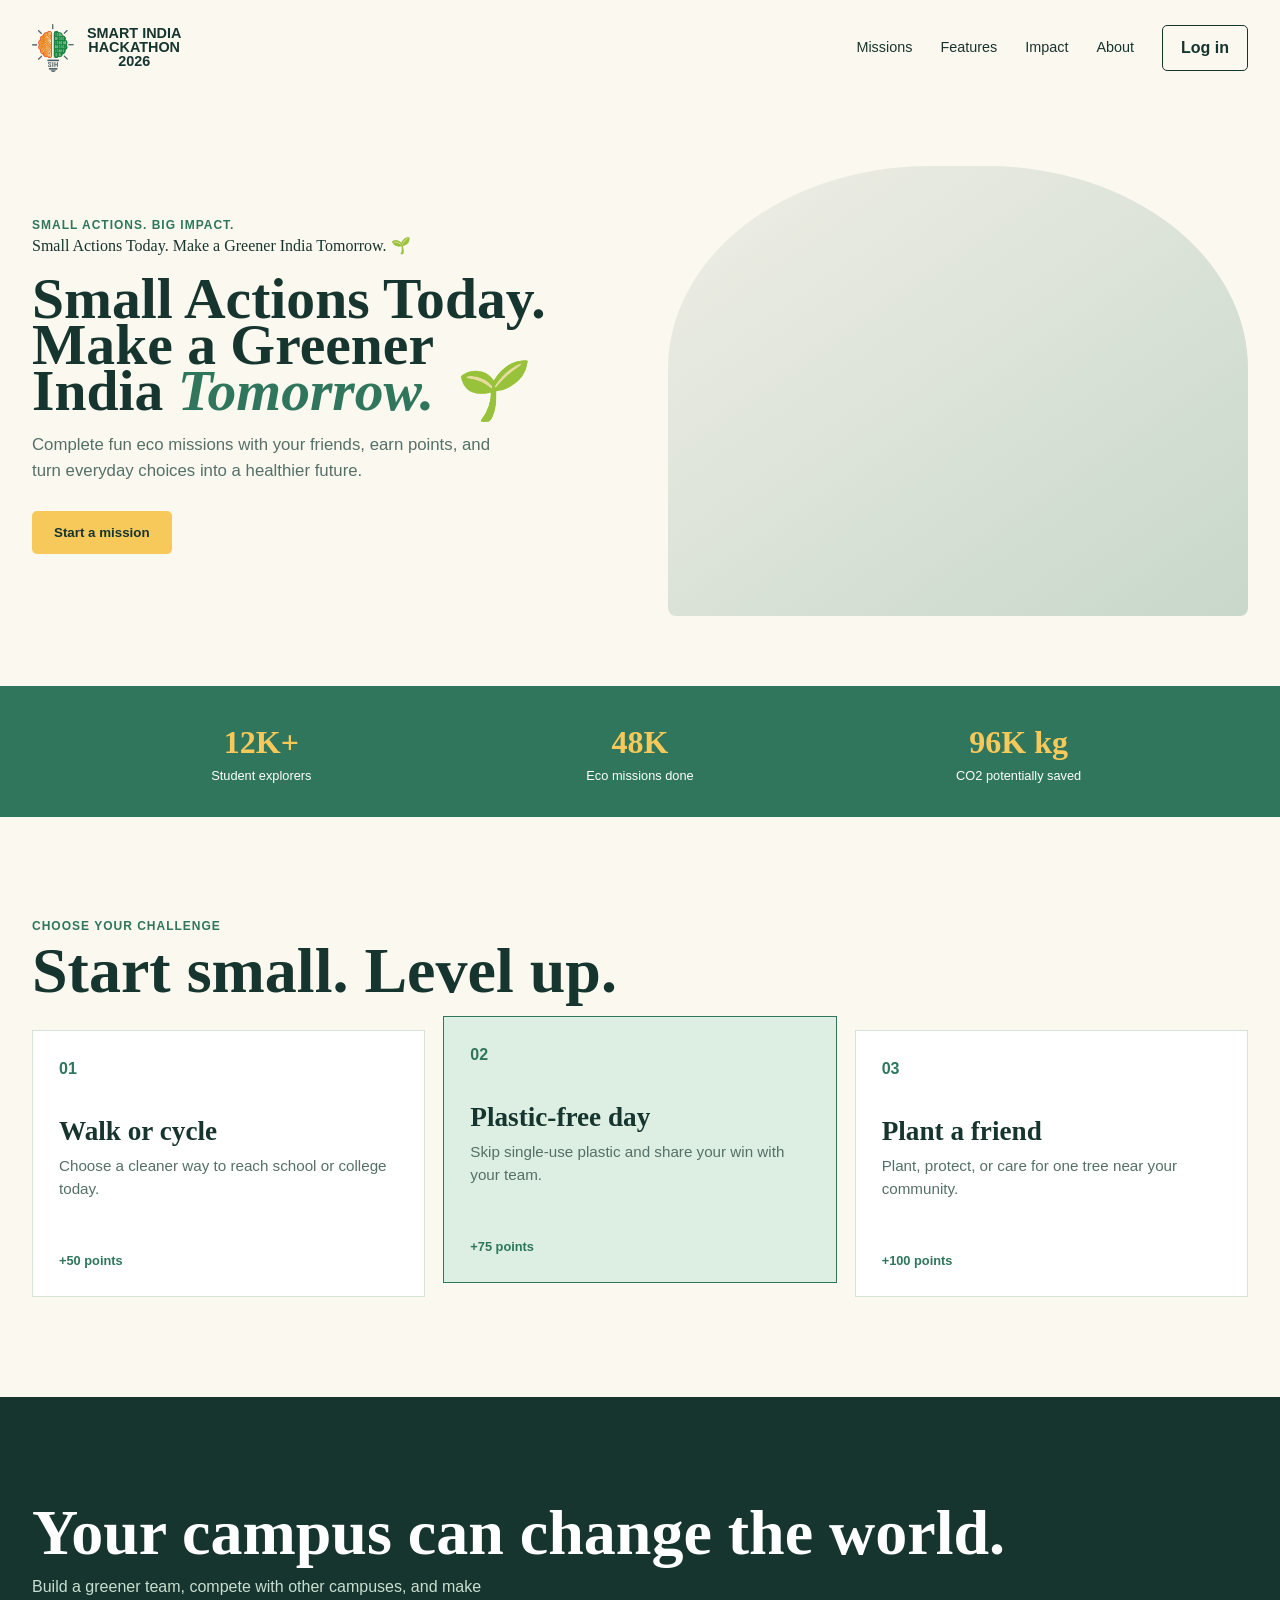
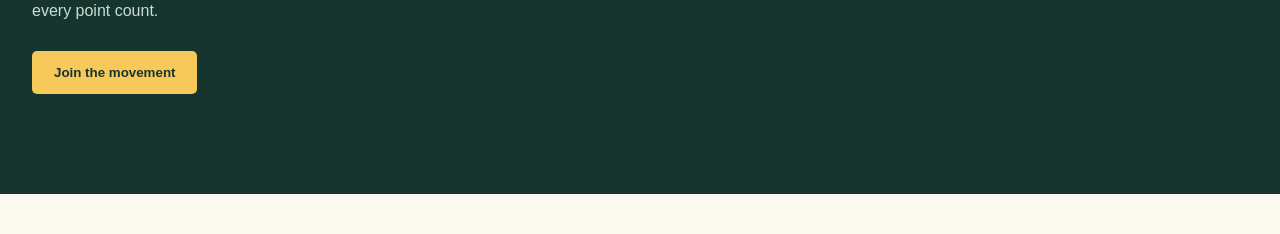
<file: index.html>
<!DOCTYPE html>
<html lang="en">
<head>
  <meta charset="UTF-8" />
  <meta name="viewport" content="width=device-width, initial-scale=1.0" />
  <title>Smart India Hackathon - Save Earth</title>
  <link rel="stylesheet" href="style.css" />
</head>
<body>
  <!-- Header: website name aur simple navigation yahan hai. -->
  <header class="header">
    <a class="logo" href="#home"><img src="sih-logo.png" alt="SIH logo" /><span class="logo-name">SMART INDIA<br />HACKATHON<br />2026</span></a>
    <nav class="nav" aria-label="Main navigation">
      <a href="missions.html">Missions</a>
      <a href="features.html">Features</a>
      <a href="#impact">Impact</a>
      <a href="#about">About</a>
    </nav>
    <!-- Login link: student ko login page par le jaata hai. -->
    <a class="login-button" href="login.html">Log in</a>
  </header>

  <main>
    <!-- Hero: student ko website ka main idea aur action dikhata hai. -->
    <section class="hero" id="home">
      <div class="hero-content">
        <p class="eyebrow">Small actions. Big impact.</p>
        Small Actions Today. Make a Greener India Tomorrow. 🌱
        <h1>Small Actions Today. <br>Make a Greener India <span>Tomorrow. 🌱</span></h1>
        <p class="hero-text">Complete fun eco missions with your friends, earn points, and turn everyday choices into a healthier future.</p>
        <button class="primary-button" id="missionButton" type="button">Start a mission</button>
        <p class="message" id="message" aria-live="polite"></p>
      </div>
      <div class="hero-image" role="img" aria-label="Students planting a tree"></div>
    </section>

    <!-- Stats: platform ka quick impact overview. -->
    <section class="stats" id="impact" aria-label="Smart India Hackathon impact">
      <div><strong>12K+</strong><span>Student explorers</span></div>
      <div><strong>48K</strong><span>Eco missions done</span></div>
      <div><strong>96K kg</strong><span>CO2 potentially saved</span></div>
    </section>

    <!-- Missions: students ke liye teen easy starting challenges. -->
    <section class="missions" id="missions">
      <div class="section-heading">
        <p class="eyebrow">Choose your challenge</p>
        <h2>Start small. Level up.</h2>
      </div>
      <div class="mission-grid">
        <article class="mission-card">
          <div class="mission-icon">01</div>
          <h3>Walk or cycle</h3>
          <p>Choose a cleaner way to reach school or college today.</p>
          <span>+50 points</span>
        </article>
        <article class="mission-card featured-card">
          <div class="mission-icon">02</div>
          <h3>Plastic-free day</h3>
          <p>Skip single-use plastic and share your win with your team.</p>
          <span>+75 points</span>
        </article>
        <article class="mission-card">
          <div class="mission-icon">03</div>
          <h3>Plant a friend</h3>
          <p>Plant, protect, or care for one tree near your community.</p>
          <span>+100 points</span>
        </article>
      </div>
    </section>

    <!-- Closing section: user ko app join karne ke liye final prompt. -->
    <section class="closing" id="about">
      <h2>Your campus can change the world.</h2>
      <p>Build a greener team, compete with other campuses, and make every point count.</p>
      <button class="secondary-button" type="button" onclick="document.getElementById('missionButton').click()">Join the movement</button>
    </section>
  </main>

  <!-- JavaScript file button interaction ko control karegi. -->
  <script src="script.js"></script>
</body>
</html>
</file>
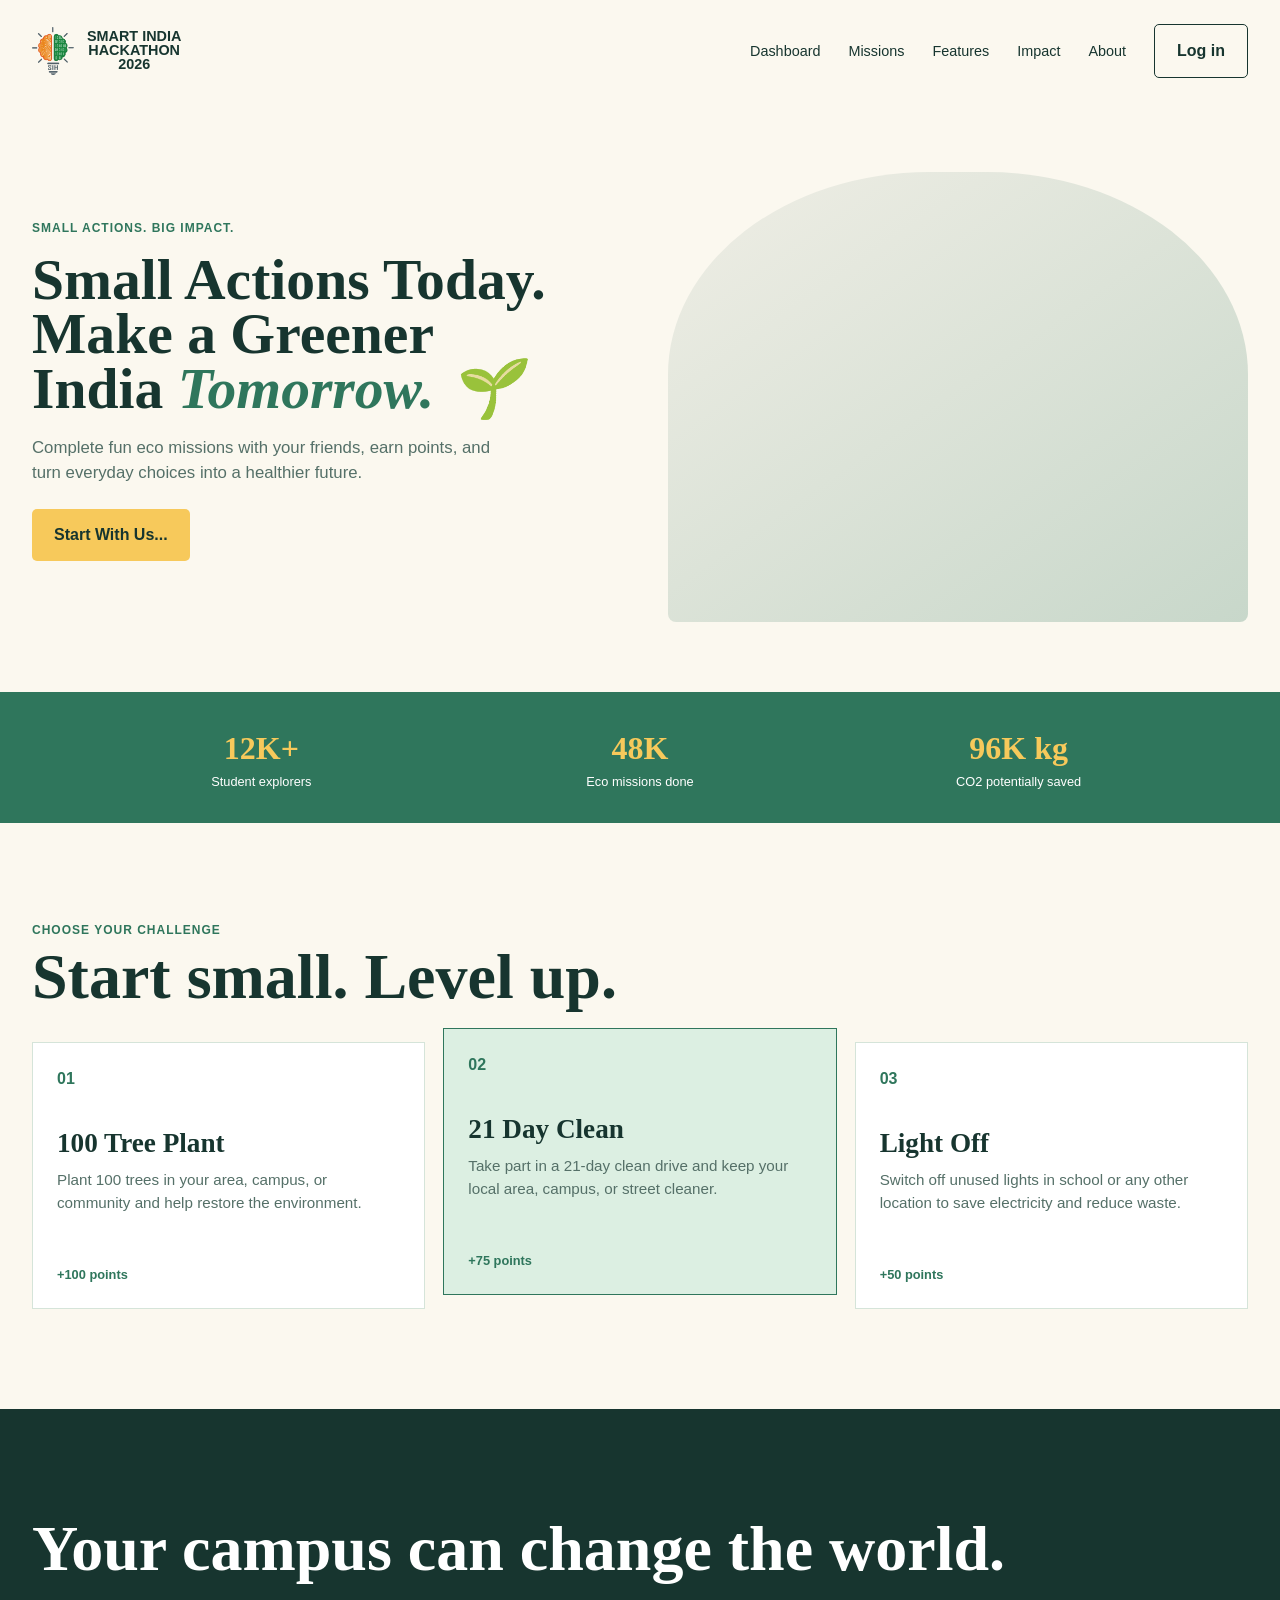
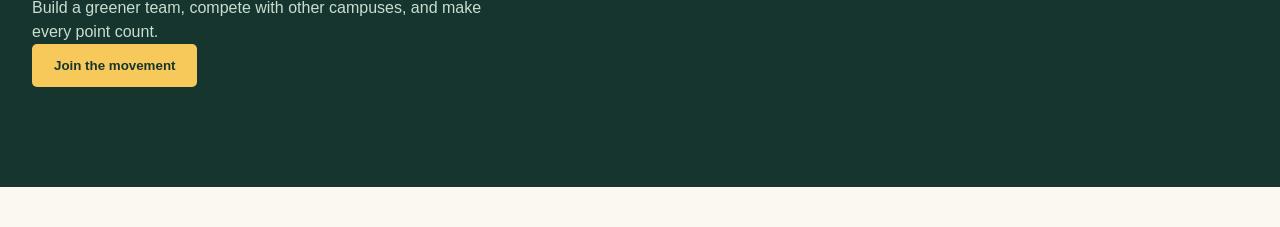
<file: Frontend/index.html>
<!DOCTYPE html>
<html lang="en">
<head>
  <meta charset="UTF-8" />
  <meta name="viewport" content="width=device-width, initial-scale=1.0" />
  <title>Smart India Hackathon - Save Earth</title>
  <link rel="stylesheet" href="style.css" />
</head>
<body>
  <header class="header">
    <a class="logo" href="#home"><img src="sih-logo.png" alt="SIH logo" /><span class="logo-name">SMART INDIA<br />HACKATHON<br />2026</span></a>
    <nav class="nav" aria-label="Main navigation">
      <a href="dashboard.html">Dashboard</a>
      <a href="missions.html">Missions</a>
      <a href="features.html">Features</a>
      <a href="#impact">Impact</a>
      <a href="#about">About</a>
    </nav>
    <a class="login-button" href="login.html">Log in</a>
  </header>

  <main>
    <section class="hero" id="home">
      <div class="hero-content">
        <p class="eyebrow">Small actions. Big impact.</p>
        <h1>Small Actions Today. <br>Make a Greener India <span>Tomorrow. 🌱</span></h1>
        <p class="hero-text">Complete fun eco missions with your friends, earn points, and turn everyday choices into a healthier future.</p>
        <br>
        <a class="primary-button" href="missions.html">Start With Us...</a>
        <p class="message" id="message" aria-live="polite"></p>
      </div>
      <div class="hero-image" role="img" aria-label="Students planting a tree"></div>
    </section>

    <section class="stats" id="impact" aria-label="Smart India Hackathon impact">
      <div><strong>12K+</strong><span>Student explorers</span></div>
      <div><strong>48K</strong><span>Eco missions done</span></div>
      <div><strong>96K kg</strong><span>CO2 potentially saved</span></div>
    </section>

    <section class="missions" id="missions">
      <div class="section-heading">
        <p class="eyebrow">Choose your challenge</p>
        <h2>Start small. Level up.</h2>
      </div>
      <div class="mission-grid">
        <article class="mission-card">
          <div class="mission-icon">01</div>
          <h3>100 Tree Plant</h3>
          <p>Plant 100 trees in your area, campus, or community and help restore the environment.</p>
          <span>+100 points</span>
        </article>
        <article class="mission-card featured-card">
          <div class="mission-icon">02</div>
          <h3>21 Day Clean</h3>
          <p>Take part in a 21-day clean drive and keep your local area, campus, or street cleaner.</p>
          <span>+75 points</span>
        </article>
        <article class="mission-card">
          <div class="mission-icon">03</div>
          <h3>Light Off</h3>
          <p>Switch off unused lights in school or any other location to save electricity and reduce waste.</p>
          <span>+50 points</span>
        </article>
      </div>
    </section>

    <section class="closing" id="about">
      <h2>Your campus can change the world.</h2>
      <p>Build a greener team, compete with other campuses, and make every point count.</p>
      <button class="secondary-button" id="missionButton" type="button">Join the movement</button>
    </section>
  </main>

  <script src="script.js"></script>
</body>
</html>
</file>
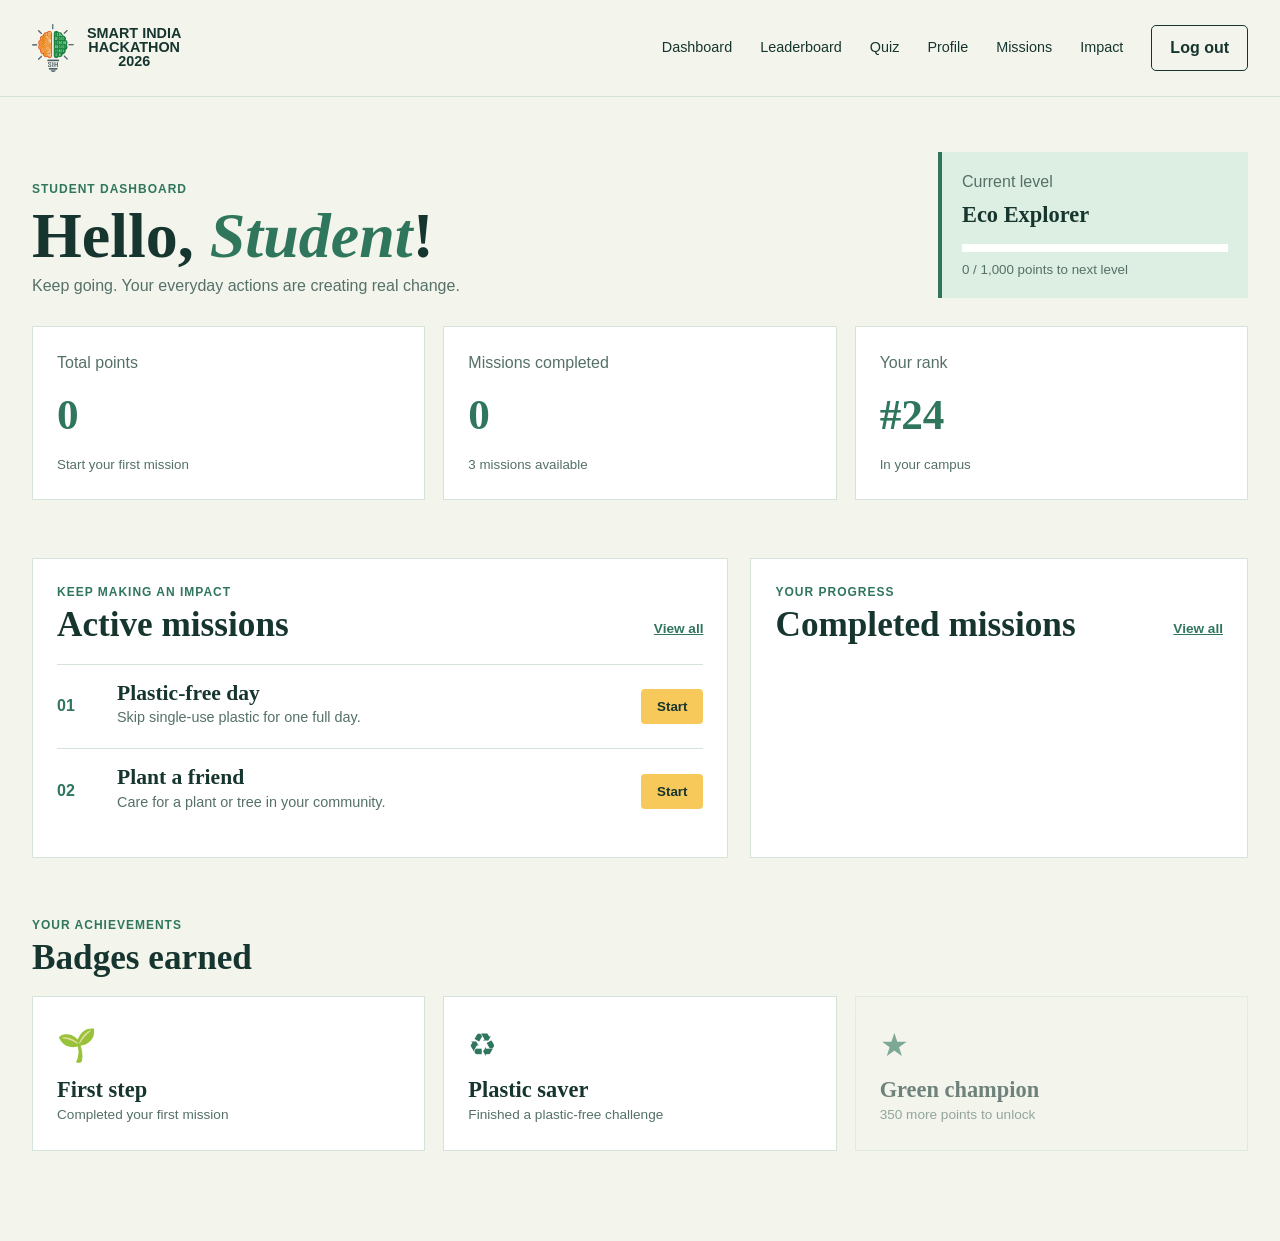
<file: dashboard.html>
<!DOCTYPE html>
<html lang="en">
<head>
  <meta charset="UTF-8" />
  <meta name="viewport" content="width=device-width, initial-scale=1.0" />
  <title>Student Dashboard - Smart India Hackathon</title>
  <link rel="stylesheet" href="style.css" />
</head>
<body class="dashboard-page">
  <!-- Header: student dashboard se home aur profile tak simple navigation. -->
  <header class="header dashboard-header">
    <a class="logo" href="index.html"><img src="sih-logo.png" alt="SIH logo" /><span class="logo-name">SMART INDIA<br />HACKATHON<br />2026</span></a>
    <nav class="nav" aria-label="Dashboard navigation">
      <a href="dashboard.html">Dashboard</a>
      <a href="leaderboard.html">Leaderboard</a>
      <a href="quiz.html">Quiz</a>
      <a href="profile.html">Profile</a>
      <a href="missions.html">Missions</a>
      <a href="index.html#impact">Impact</a>
    </nav>
    <a class="login-button" href="index.html">Log out</a>
  </header>

  <main class="dashboard-main">
    <!-- Welcome area: student ka current level aur next target dikhata hai. -->
    <section class="dashboard-welcome">
      <div>
        <p class="eyebrow">Student dashboard</p>
        <h1>Hello, <span id="dashboardName">Student</span>!</h1>
        <p class="dashboard-muted">Keep going. Your everyday actions are creating real change.</p>
      </div>
      <div class="level-box">
        <span>Current level</span>
        <strong>Eco Explorer</strong>
        <div class="progress-bar" id="dashboardProgressBar" aria-label="0 percent progress"><span></span></div>
        <small id="dashboardProgressText">0 / 1,000 points to next level</small>
      </div>
    </section>

    <!-- Summary cards: points, missions aur ranking ka quick overview. -->
    <section class="dashboard-stats" aria-label="Your progress">
      <article class="dashboard-stat"><span>Total points</span><strong id="dashboardPoints">0</strong><small id="dashboardWeeklyPoints">Start your first mission</small></article>
      <article class="dashboard-stat"><span>Missions completed</span><strong id="dashboardMissionCount">0</strong><small>3 missions available</small></article>
      <article class="dashboard-stat"><span>Your rank</span><strong>#24</strong><small>In your campus</small></article>
    </section>

    <div class="dashboard-grid">
      <!-- Mission list: student yahan se next eco challenge start kar sakta hai. -->
      <section class="dashboard-section">
        <div class="dashboard-section-heading">
          <div>
            <p class="eyebrow">Keep making an impact</p>
            <h2>Active missions</h2>
          </div>
          <a href="missions.html">View all</a>
        </div>
        <div class="active-missions">
          <article class="active-mission">
            <div class="mission-number">01</div>
            <div><h3>Plastic-free day</h3><p>Skip single-use plastic for one full day.</p></div>
            <button class="mission-action" type="button">Start</button>
          </article>
          <article class="active-mission">
            <div class="mission-number">02</div>
            <div><h3>Plant a friend</h3><p>Care for a plant or tree in your community.</p></div>
            <button class="mission-action" type="button">Start</button>
          </article>
        </div>
        <p class="dashboard-message" id="dashboardMessage" aria-live="polite"></p>
      </section>

      <!-- Completed missions: student apne finish kiye hue missions aur points dekh sakta hai. -->
      <section class="dashboard-section leaderboard-section">
        <div class="dashboard-section-heading">
          <div>
            <p class="eyebrow">Your progress</p>
            <h2>Completed missions</h2>
          </div>
          <a href="missions.html">View all</a>
        </div>
        <ul class="leaderboard" id="completed-missions"></ul>
      </section>
    </div>

    <!-- Badges: earned aur next reward ka short preview. -->
    <section class="badges-section">
      <div class="dashboard-section-heading">
        <div><p class="eyebrow">Your achievements</p><h2>Badges earned</h2></div>
      </div>
      <div class="badges">
        <article class="badge"><div>🌱</div><h3>First step</h3><p>Completed your first mission</p></article>
        <article class="badge"><div>♻</div><h3>Plastic saver</h3><p>Finished a plastic-free challenge</p></article>
        <article class="badge badge-locked"><div>★</div><h3>Green champion</h3><p>350 more points to unlock</p></article>
      </div>
    </section>
  </main>

  <!-- JavaScript: mission button ke simple frontend interaction ke liye. -->
  <script src="dashboard.js"></script>
</body>
</html>
</file>
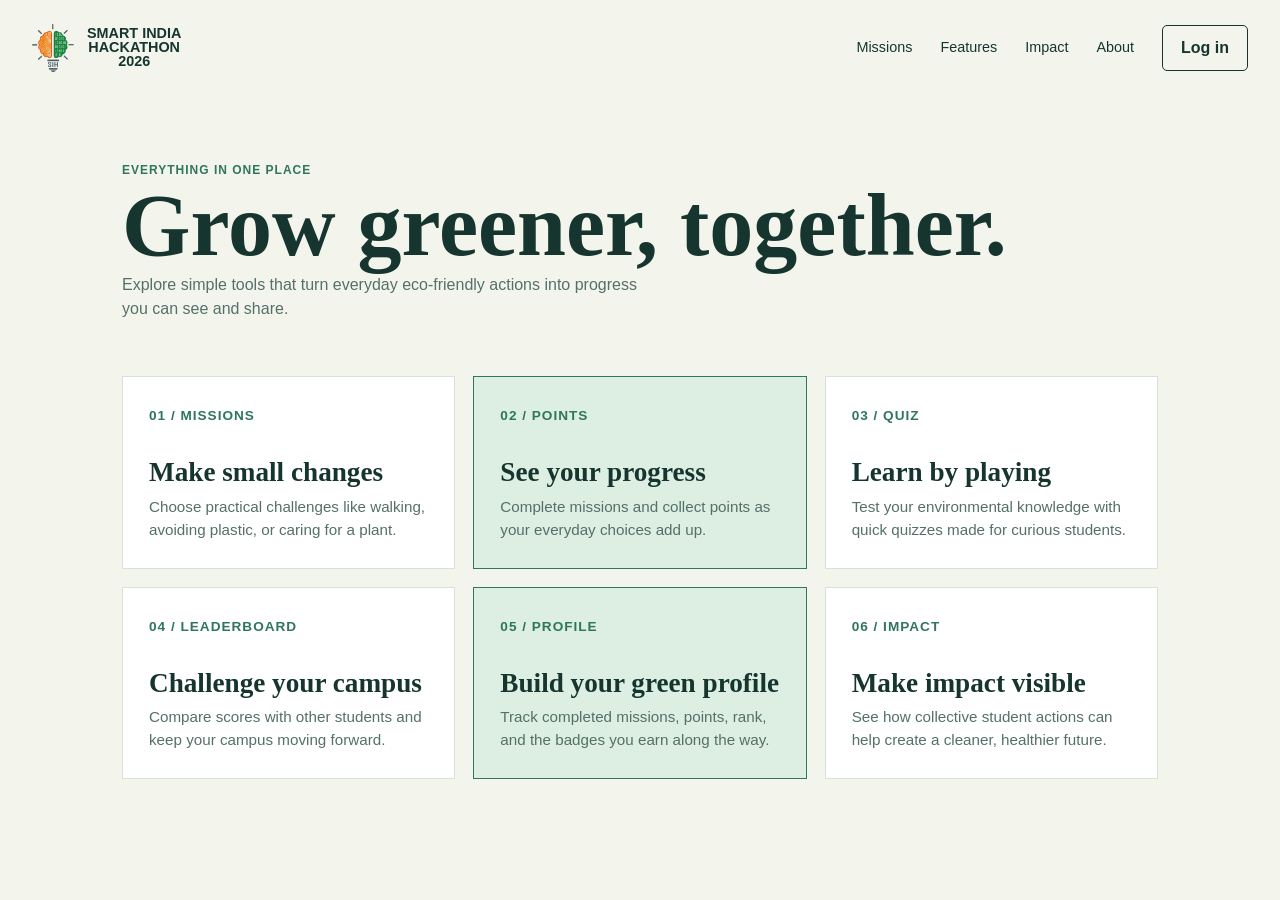
<file: features.html>
<!DOCTYPE html>
<html lang="en">
<head>
  <meta charset="UTF-8" />
  <meta name="viewport" content="width=device-width, initial-scale=1.0" />
  <title>Features - Smart India Hackathon</title>
  <link rel="stylesheet" href="style.css" />
</head>
<body class="dashboard-page">
  <header class="header">
    <a class="logo" href="index.html"><img src="sih-logo.png" alt="SIH logo" /><span class="logo-name">SMART INDIA<br />HACKATHON<br />2026</span></a>
    <nav class="nav" aria-label="Features navigation">
      <a href="missions.html">Missions</a>
      <a href="features.html" aria-current="page">Features</a>
      <a href="index.html#impact">Impact</a>
      <a href="index.html#about">About</a>
    </nav>
    <a class="login-button" href="login.html">Log in</a>
  </header>

  <main class="features-main">
    <section class="features-intro">
      <p class="eyebrow">Everything in one place</p>
      <h1>Grow greener, together.</h1>
      <p>Explore simple tools that turn everyday eco-friendly actions into progress you can see and share.</p>
    </section>

    <section class="feature-grid" aria-label="Platform features">
      <article class="feature-card">
        <span class="feature-number">01 / MISSIONS</span>
        <h2>Make small changes</h2>
        <p>Choose practical challenges like walking, avoiding plastic, or caring for a plant.</p>
      </article>
      <article class="feature-card">
        <span class="feature-number">02 / POINTS</span>
        <h2>See your progress</h2>
        <p>Complete missions and collect points as your everyday choices add up.</p>
      </article>
      <article class="feature-card">
        <span class="feature-number">03 / QUIZ</span>
        <h2>Learn by playing</h2>
        <p>Test your environmental knowledge with quick quizzes made for curious students.</p>
      </article>
      <article class="feature-card">
        <span class="feature-number">04 / LEADERBOARD</span>
        <h2>Challenge your campus</h2>
        <p>Compare scores with other students and keep your campus moving forward.</p>
      </article>
      <article class="feature-card">
        <span class="feature-number">05 / PROFILE</span>
        <h2>Build your green profile</h2>
        <p>Track completed missions, points, rank, and the badges you earn along the way.</p>
      </article>
      <article class="feature-card">
        <span class="feature-number">06 / IMPACT</span>
        <h2>Make impact visible</h2>
        <p>See how collective student actions can help create a cleaner, healthier future.</p>
      </article>
    </section>
  </main>
</body>
</html>
</file>
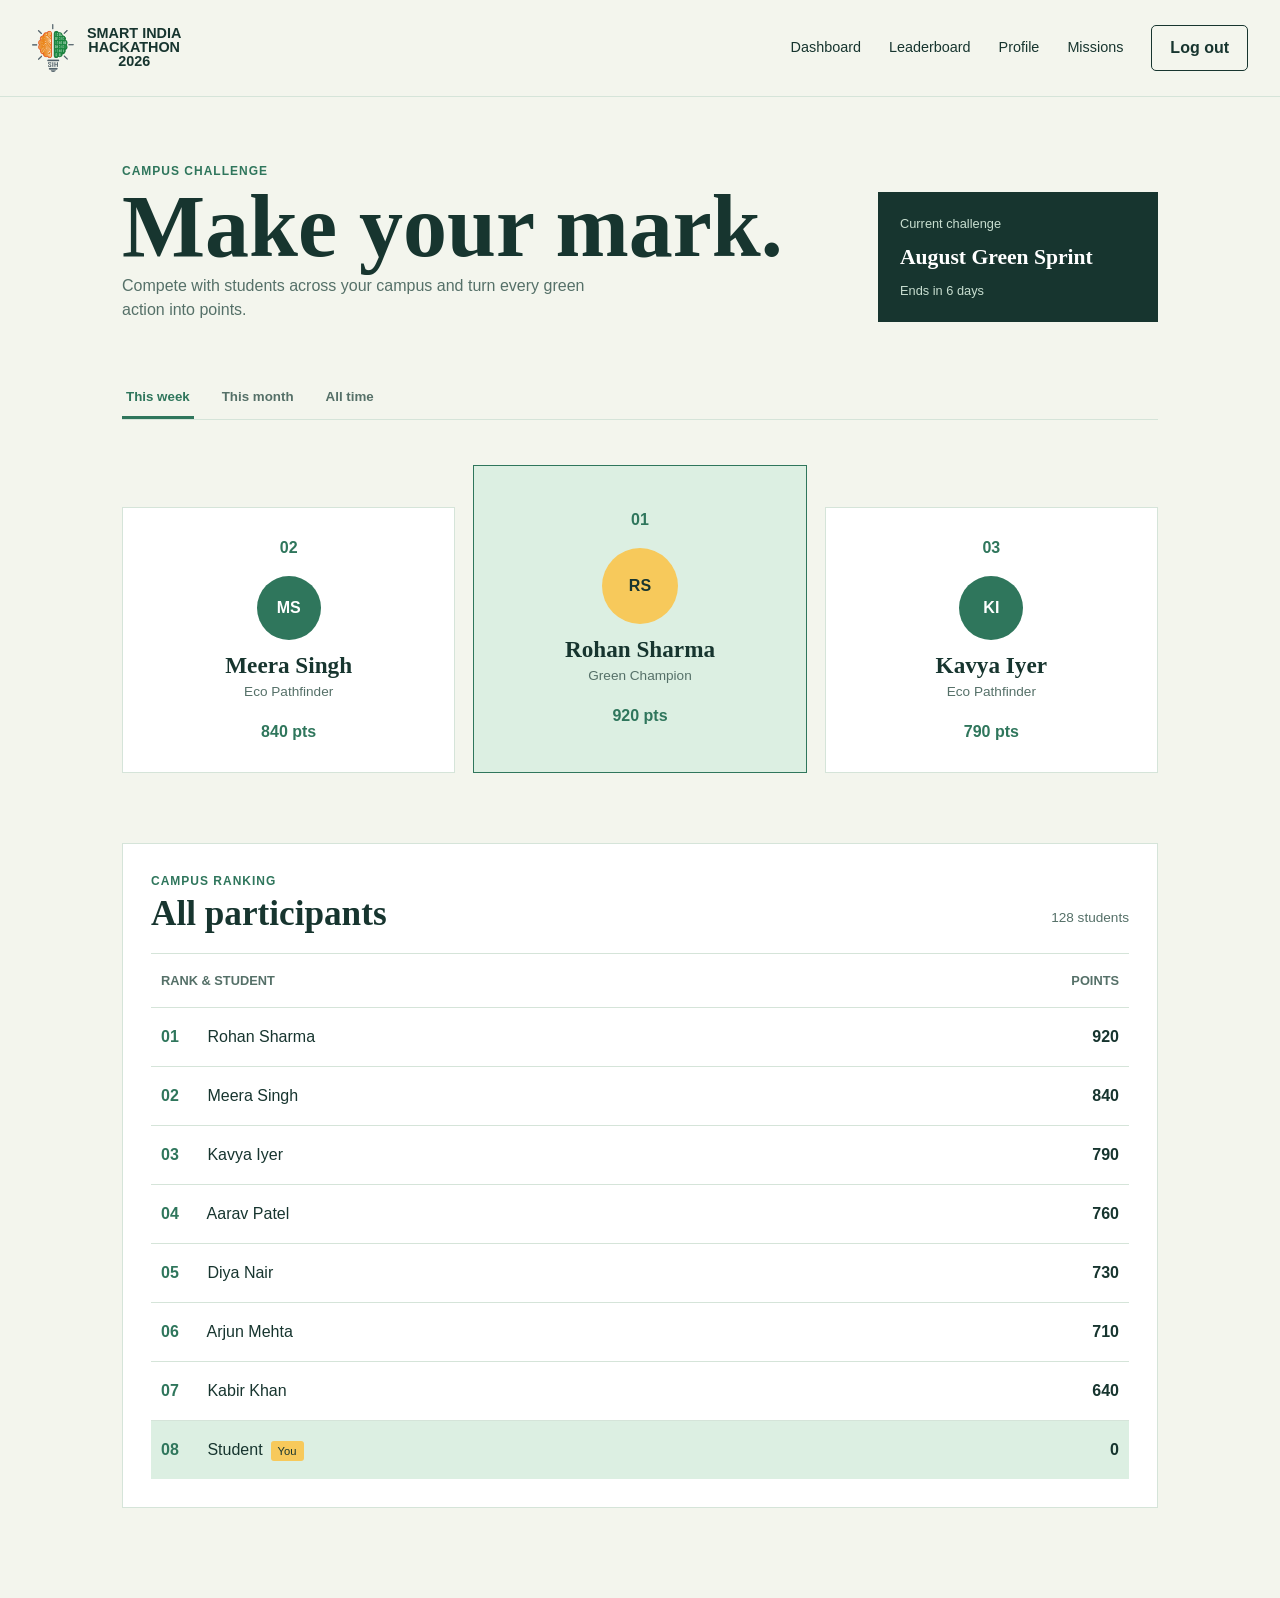
<file: leaderboard.html>
<!DOCTYPE html>
<html lang="en">
<head>
  <meta charset="UTF-8" />
  <meta name="viewport" content="width=device-width, initial-scale=1.0" />
  <title>Leaderboard - Smart India Hackathon</title>
  <link rel="stylesheet" href="style.css" />
</head>
<body class="dashboard-page">
  <!-- Header: student leaderboard se dashboard ya missions par ja sakta hai. -->
  <header class="header dashboard-header">
    <a class="logo" href="index.html"><img src="sih-logo.png" alt="SIH logo" /><span class="logo-name">SMART INDIA<br />HACKATHON<br />2026</span></a>
    <nav class="nav" aria-label="Leaderboard navigation">
      <a href="dashboard.html">Dashboard</a>
      <a href="leaderboard.html" aria-current="page">Leaderboard</a>
      <a href="profile.html">Profile</a>
      <a href="missions.html">Missions</a>
    </nav>
    <a class="login-button" href="index.html">Log out</a>
  </header>

  <main class="leaderboard-main">
    <!-- Intro: leaderboard ka purpose aur current competition period batata hai. -->
    <section class="leaderboard-intro">
      <div>
        <p class="eyebrow">Campus challenge</p>
        <h1>Make your mark.</h1>
        <p>Compete with students across your campus and turn every green action into points.</p>
      </div>
      <div class="competition-box">
        <span>Current challenge</span>
        <strong>August Green Sprint</strong>
        <small>Ends in 6 days</small>
      </div>
    </section>

    <!-- Filter buttons: student weekly, monthly ya all-time ranking dekh sakta hai. -->
    <div class="leaderboard-filters" aria-label="Leaderboard period">
      <button class="filter-button active-filter" type="button">This week</button>
      <button class="filter-button" type="button">This month</button>
      <button class="filter-button" type="button">All time</button>
    </div>

    <!-- Top three: leading students ko visually highlight karta hai. -->
    <section class="podium" aria-label="Top three students">
      <article class="podium-card second-place">
        <span class="podium-rank">02</span>
        <div class="avatar" id="secondAvatar">MS</div>
        <h2 id="secondName">Meera Singh</h2>
        <p>Eco Pathfinder</p>
        <strong id="secondPoints">840 pts</strong>
      </article>
      <article class="podium-card first-place">
        <span class="podium-rank">01</span>
        <div class="avatar" id="firstAvatar">RS</div>
        <h2 id="firstName">Rohan Sharma</h2>
        <p>Green Champion</p>
        <strong id="firstPoints">920 pts</strong>
      </article>
      <article class="podium-card third-place">
        <span class="podium-rank">03</span>
        <div class="avatar" id="thirdAvatar">KI</div>
        <h2 id="thirdName">Kavya Iyer</h2>
        <p>Eco Pathfinder</p>
        <strong id="thirdPoints">790 pts</strong>
      </article>
    </section>

    <!-- Ranking list: top students ke baad complete campus ranking dikhata hai. -->
    <section class="ranking-section">
      <div class="dashboard-section-heading">
        <div><p class="eyebrow">Campus ranking</p><h2>All participants</h2></div>
        <span class="participant-count">128 students</span>
      </div>
      <div class="ranking-list" id="rankingList">
        <div class="ranking-row ranking-heading"><span>Rank &amp; student</span><span>Points</span></div>
      </div>
    </section>
  </main>

  <!-- JavaScript: filter buttons ka active visual state change karta hai. -->
  <script src="leaderboard.js"></script>
</body>
</html>
</file>
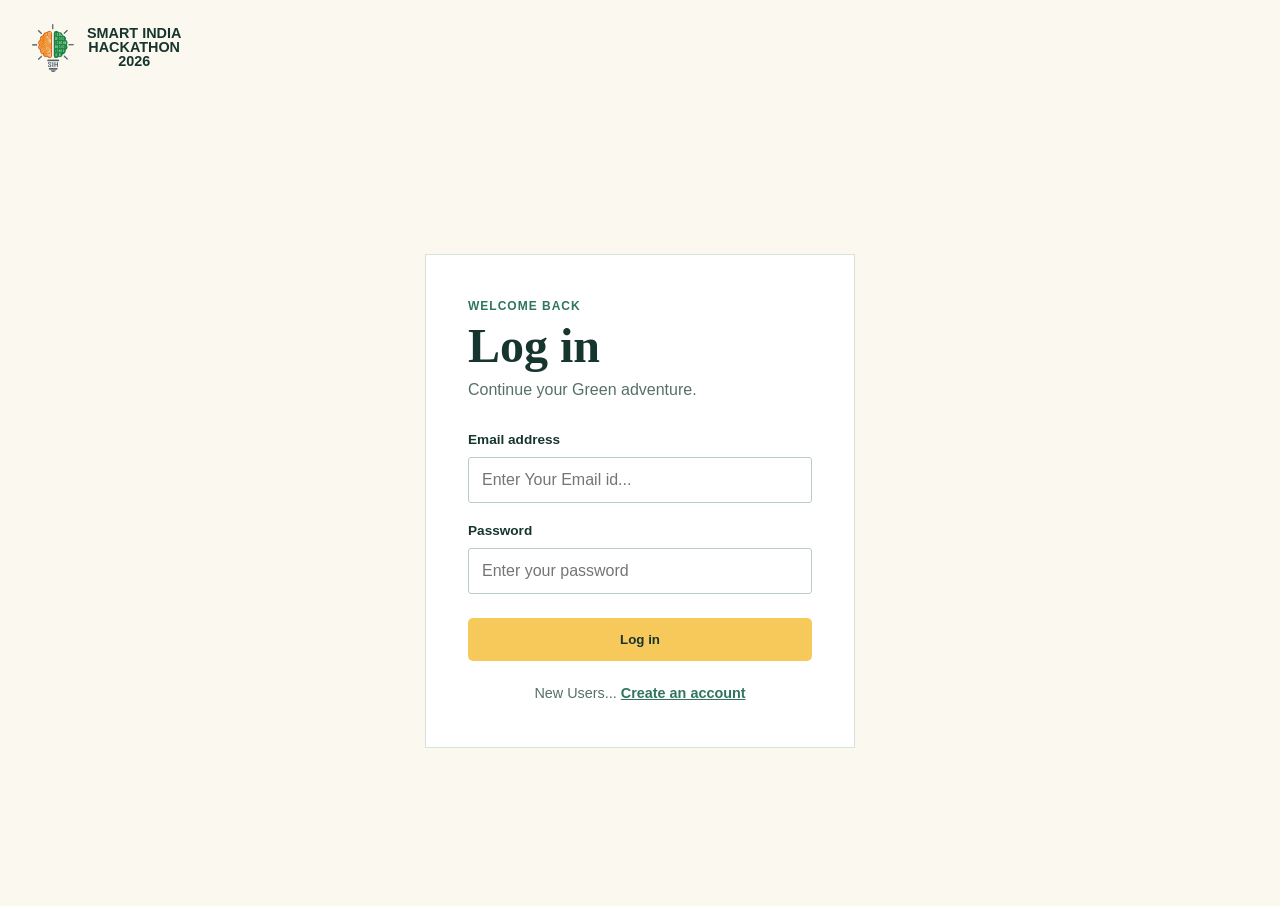
<file: login.html>
<!DOCTYPE html>
<html lang="en">
<head>
  <meta charset="UTF-8" />
  <meta name="viewport" content="width=device-width, initial-scale=1.0" />
  <title>Log in </title>
  <link rel="stylesheet" href="style.css" />
</head>
<body class="auth-page">
  <!-- Header: logo click karne par student homepage par wapas ja sakta hai. -->
  <header class="header">
    <a class="logo" href="index.html"><img src="sih-logo.png" alt="SIH logo" /><span class="logo-name">SMART INDIA<br />HACKATHON<br />2026</span></a>
  </header>

  <main class="auth-main">
    <!-- Login card: existing student apne account me enter karega. -->
    <section class="auth-card" aria-labelledby="login-title">
      <p class="eyebrow">Welcome back</p>
      <h1 id="login-title">Log in</h1>
      <p class="auth-subtitle">Continue your Green adventure.</p>

      <!-- Form: abhi frontend form hai; backend baad me connect kiya ja sakta hai. -->
      <form class="auth-form" id="loginForm">
        <label for="login-email">Email address</label>
        <input id="login-email" name="email" type="email" placeholder="Enter Your Email id..." required />

        <label for="login-password">Password</label>
        <input id="login-password" name="password" type="password" placeholder="Enter your password" required />

        <button class="primary-button" type="submit">Log in</button> 
        <p class="auth-message" id="loginMessage" aria-live="polite"></p>

      </form>

      <p class="auth-switch">New Users... <a href="signup.html">Create an account</a></p>
    </section>
  </main>

  <!-- JavaScript: saved demo account ke saath login check karta hai. -->
  <script src="auth.js"></script>
</body>
</html>
</file>
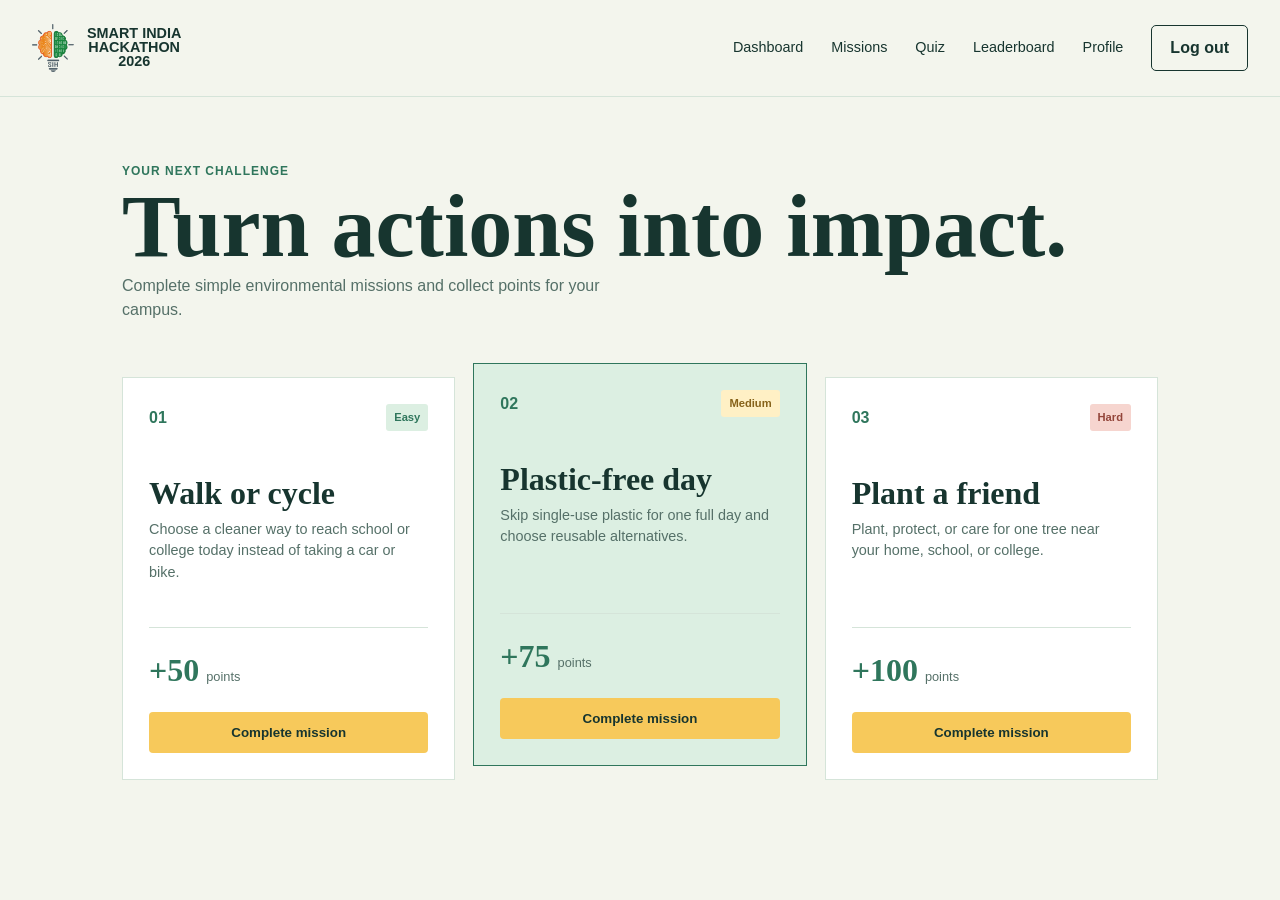
<file: missions.html>
<!DOCTYPE html>
<html lang="en">
<head>
  <meta charset="UTF-8" />
  <meta name="viewport" content="width=device-width, initial-scale=1.0" />
  <title>Missions - Smart India Hackathon</title>
  <link rel="stylesheet" href="style.css" />
</head>
<body class="dashboard-page">
  <!-- Header: student missions, dashboard aur leaderboard ke beech move kar sakta hai. -->
  <header class="header dashboard-header">
    <a class="logo" href="index.html"><img src="sih-logo.png" alt="SIH logo" /><span class="logo-name">SMART INDIA<br />HACKATHON<br />2026</span></a>
    <nav class="nav" aria-label="Missions navigation">
      <a href="dashboard.html">Dashboard</a>
      <a href="missions.html" aria-current="page">Missions</a>
      <a href="quiz.html">Quiz</a>
      <a href="leaderboard.html">Leaderboard</a>
      <a href="profile.html">Profile</a>
    </nav>
    <a class="login-button" href="index.html">Log out</a>
  </header>

  <main class="missions-main">
    <!-- Intro: available eco missions ka purpose aur reward explain karta hai. -->
    <section class="missions-intro">
      <p class="eyebrow">Your next challenge</p>
      <h1>Turn actions into impact.</h1>
      <p>Complete simple environmental missions and collect points for your campus.</p>
    </section>

    <!-- Mission cards: har card me action, difficulty aur points reward diya gaya hai. -->
    <section class="mission-page-grid" aria-label="Available missions">
      <article class="mission-page-card">
        <div class="mission-card-top"><span class="mission-icon">01</span><span class="difficulty easy">Easy</span></div>
        <h2>Walk or cycle</h2>
        <p>Choose a cleaner way to reach school or college today instead of taking a car or bike.</p>
        <div class="mission-reward"><strong>+50</strong><span>points</span></div>
        <button class="mission-complete-button" data-mission="walk" data-points="50" type="button">Complete mission</button>
      </article>
      <article class="mission-page-card featured-mission-page-card">
        <div class="mission-card-top"><span class="mission-icon">02</span><span class="difficulty medium">Medium</span></div>
        <h2>Plastic-free day</h2>
        <p>Skip single-use plastic for one full day and choose reusable alternatives.</p>
        <div class="mission-reward"><strong>+75</strong><span>points</span></div>
        <button class="mission-complete-button" data-mission="plastic" data-points="75" type="button">Complete mission</button>
      </article>
      <article class="mission-page-card">
        <div class="mission-card-top"><span class="mission-icon">03</span><span class="difficulty hard">Hard</span></div>
        <h2>Plant a friend</h2>
        <p>Plant, protect, or care for one tree near your home, school, or college.</p>
        <div class="mission-reward"><strong>+100</strong><span>points</span></div>
        <button class="mission-complete-button" data-mission="plant" data-points="100" type="button">Complete mission</button>
      </article>
    </section>
    <p class="mission-page-message" id="missionPageMessage" aria-live="polite"></p>
  </main>

  <!-- JavaScript: complete button points save aur status update karta hai. -->
  <script src="missions.js"></script>
</body>
</html>
</file>
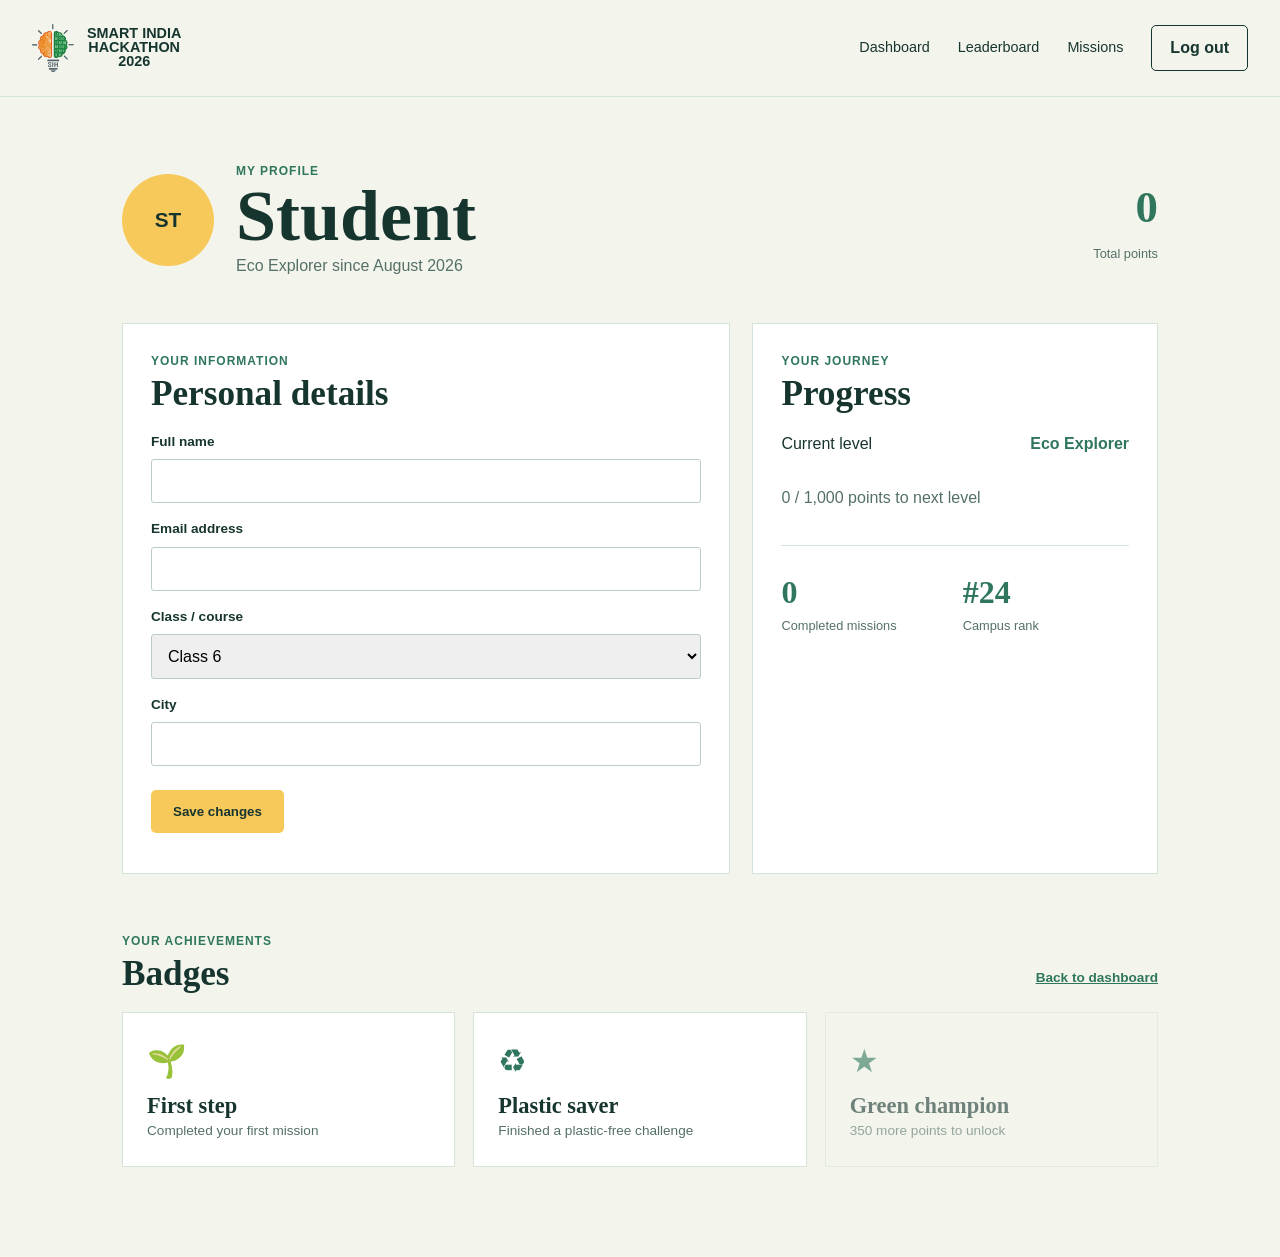
<file: profile.html>
<!DOCTYPE html>
<html lang="en">
<head>
  <meta charset="UTF-8" />
  <meta name="viewport" content="width=device-width, initial-scale=1.0" />
  <title>My Profile - Smart India Hackathon</title>
  <link rel="stylesheet" href="style.css" />
</head>
<body class="dashboard-page">
  <!-- Header: profile page se student dashboard aur leaderboard par ja sakta hai. -->
  <header class="header dashboard-header">
    <a class="logo" href="index.html"><img src="sih-logo.png" alt="SIH logo" /><span class="logo-name">SMART INDIA<br />HACKATHON<br />2026</span></a>
    <nav class="nav" aria-label="Profile navigation">
      <a href="dashboard.html">Dashboard</a>
      <a href="leaderboard.html">Leaderboard</a>
      <a href="missions.html">Missions</a>
    </nav>
    <a class="login-button" href="index.html">Log out</a>
  </header>

  <main class="profile-main">
    <!-- Profile intro: student ka naam, level aur total points yahan dikhte hain. -->
    <section class="profile-hero">
      <div class="profile-avatar" id="profileAvatar">ST</div>
      <div>
        <p class="eyebrow">My profile</p>
        <h1 id="profileHeading">Student</h1>
        <p class="profile-muted">Eco Explorer since August 2026</p>
      </div>
      <div class="profile-score"><strong id="profilePoints">0</strong><span>Total points</span></div>
    </section>

    <div class="profile-grid">
      <!-- Profile form: student apni basic details update kar sakta hai. -->
      <section class="profile-card">
        <div class="dashboard-section-heading">
          <div><p class="eyebrow">Your information</p><h2>Personal details</h2></div>
        </div>
        <form class="profile-form" id="profileForm">
          <label for="profile-name">Full name</label>
          <input id="profile-name" type="text" required />

          <label for="profile-email">Email address</label>
          <input id="profile-email" type="email" required />

          <label for="profile-class">Class / course</label>
          <select id="profile-class" required>
            <option value="Class 6">Class 6</option>
            <option>Class 7</option>
            <option>Class 8</option>
            <option>Class 9</option>
            <option>Class 10</option>
            <option>Class 11</option>
            <option>Class 12</option>
            <option>Undergraduate</option>
            <option>Postgraduate</option>
          </select>

          <label for="profile-city">City</label>
          <input id="profile-city" type="text" required />

          <button class="primary-button" type="submit">Save changes</button>
          <p class="profile-message" id="profileMessage" aria-live="polite"></p>
        </form>
      </section>

      <!-- Profile summary: student ke level, missions aur rank ka overview. -->
      <section class="profile-card profile-summary">
        <div class="dashboard-section-heading">
          <div><p class="eyebrow">Your journey</p><h2>Progress</h2></div>
        </div>
        <div class="profile-progress-row"><span>Current level</span><strong>Eco Explorer</strong></div>
        <div class="progress-bar" aria-label="65 percent progress"><span></span></div>
        <p class="profile-small-text" id="profileProgressText">0 / 1,000 points to next level</p>
        <div class="profile-summary-stats">
          <div><strong id="profileMissionCount">0</strong><span>Completed missions</span></div>
          <div><strong>#24</strong><span>Campus rank</span></div>
        </div>
      </section>
    </div>

    <!-- Badges: profile par earned aur locked achievements ka quick view. -->
    <section class="profile-achievements">
      <div class="dashboard-section-heading">
        <div><p class="eyebrow">Your achievements</p><h2>Badges</h2></div>
        <a href="dashboard.html">Back to dashboard</a>
      </div>
      <div class="badges">
        <article class="badge"><div>🌱</div><h3>First step</h3><p>Completed your first mission</p></article>
        <article class="badge"><div>♻</div><h3>Plastic saver</h3><p>Finished a plastic-free challenge</p></article>
        <article class="badge badge-locked"><div>★</div><h3>Green champion</h3><p>350 more points to unlock</p></article>
      </div>
    </section>
  </main>

  <!-- JavaScript: save button par frontend confirmation dikhata hai. -->
  <script src="profile.js"></script>
</body>
</html>
</file>
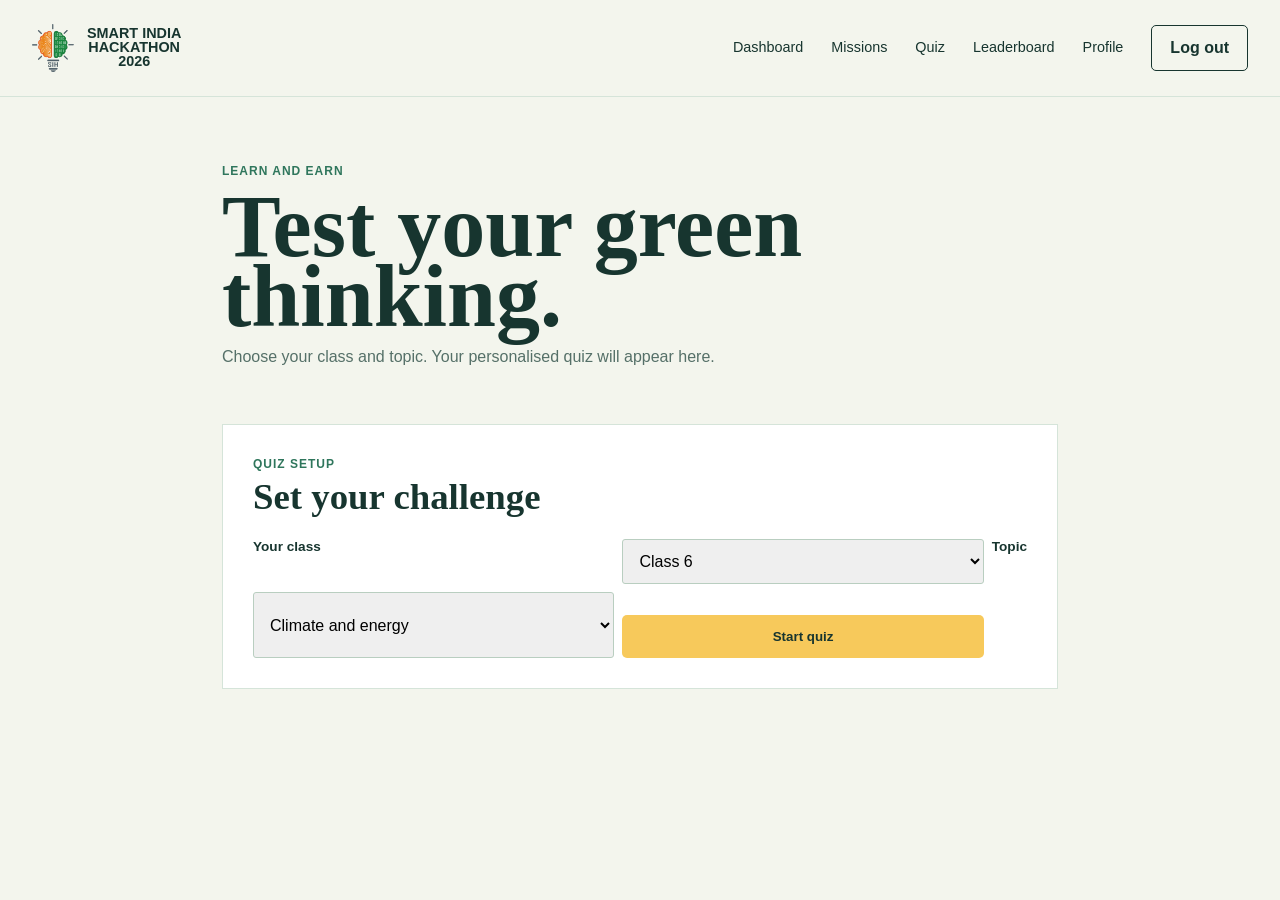
<file: quiz.html>
<!DOCTYPE html>
<html lang="en">
<head>
  <meta charset="UTF-8" />
  <meta name="viewport" content="width=device-width, initial-scale=1.0" />
  <title>Quiz - Smart India Hackathon</title>
  <link rel="stylesheet" href="style.css" />
</head>
<body class="dashboard-page">
  <header class="header dashboard-header">
    <a class="logo" href="index.html"><img src="sih-logo.png" alt="SIH logo" /><span class="logo-name">SMART INDIA<br />HACKATHON<br />2026</span></a>
    <nav class="nav" aria-label="Quiz navigation">
      <a href="dashboard.html">Dashboard</a>
      <a href="missions.html">Missions</a>
      <a href="quiz.html" aria-current="page">Quiz</a>
      <a href="leaderboard.html">Leaderboard</a>
      <a href="profile.html">Profile</a>
    </nav>
    <a class="login-button" href="index.html">Log out</a>
  </header>

  <main class="quiz-main">
    <section class="quiz-intro">
      <p class="eyebrow">Learn and earn</p>
      <h1>Test your green thinking.</h1>
      <p>Choose your class and topic. Your personalised quiz will appear here.</p>
    </section>

    <section class="quiz-setup" id="quizSetup" aria-labelledby="setup-title">
      <div>
        <p class="eyebrow">Quiz setup</p>
        <h2 id="setup-title">Set your challenge</h2>
      </div>
      <form class="quiz-form" id="quizForm">
        <label for="quiz-class">Your class</label>
        <select id="quiz-class" required>
          <option>Class 6</option>
          <option>Class 7</option>
          <option>Class 8</option>
          <option>Class 9</option>
          <option>Class 10</option>
          <option>Class 11</option>
          <option>Class 12</option>
          <option>Undergraduate</option>
          <option>Postgraduate</option>
        </select>
        <label for="quiz-topic">Topic</label>
        <select id="quiz-topic" required>
          <option value="climate">Climate and energy</option>
          <option value="waste">Waste and recycling</option>
          <option value="water">Water conservation</option>
          <option value="biodiversity">Biodiversity</option>
        </select>
        <button class="primary-button" type="submit">Start quiz</button>
      </form>
    </section>

    <section class="quiz-panel" id="quizPanel" hidden aria-live="polite">
      <div class="quiz-panel-heading">
        <div>
          <p class="eyebrow" id="quizLabel">Class quiz</p>
          <h2 id="questionTitle">Question 1</h2>
        </div>
        <span class="quiz-progress" id="quizProgress">1 / 3</span>
      </div>
      <div class="progress-bar"><span id="quizProgressBar"></span></div>
      <p class="quiz-question" id="quizQuestion"></p>
      <div class="quiz-options" id="quizOptions"></div>
      <p class="quiz-feedback" id="quizFeedback" aria-live="polite"></p>
      <button class="secondary-button" id="nextQuestion" type="button" hidden>Next question</button>
    </section>

    <section class="quiz-result" id="quizResult" hidden>
      <p class="eyebrow">Quiz complete</p>
      <h2 id="resultTitle">Great work!</h2>
      <p id="resultText"></p>
      <button class="primary-button" id="restartQuiz" type="button">Try another quiz</button>
    </section>
  </main>
  <script src="quiz.js"></script>
</body>
</html>
</file>
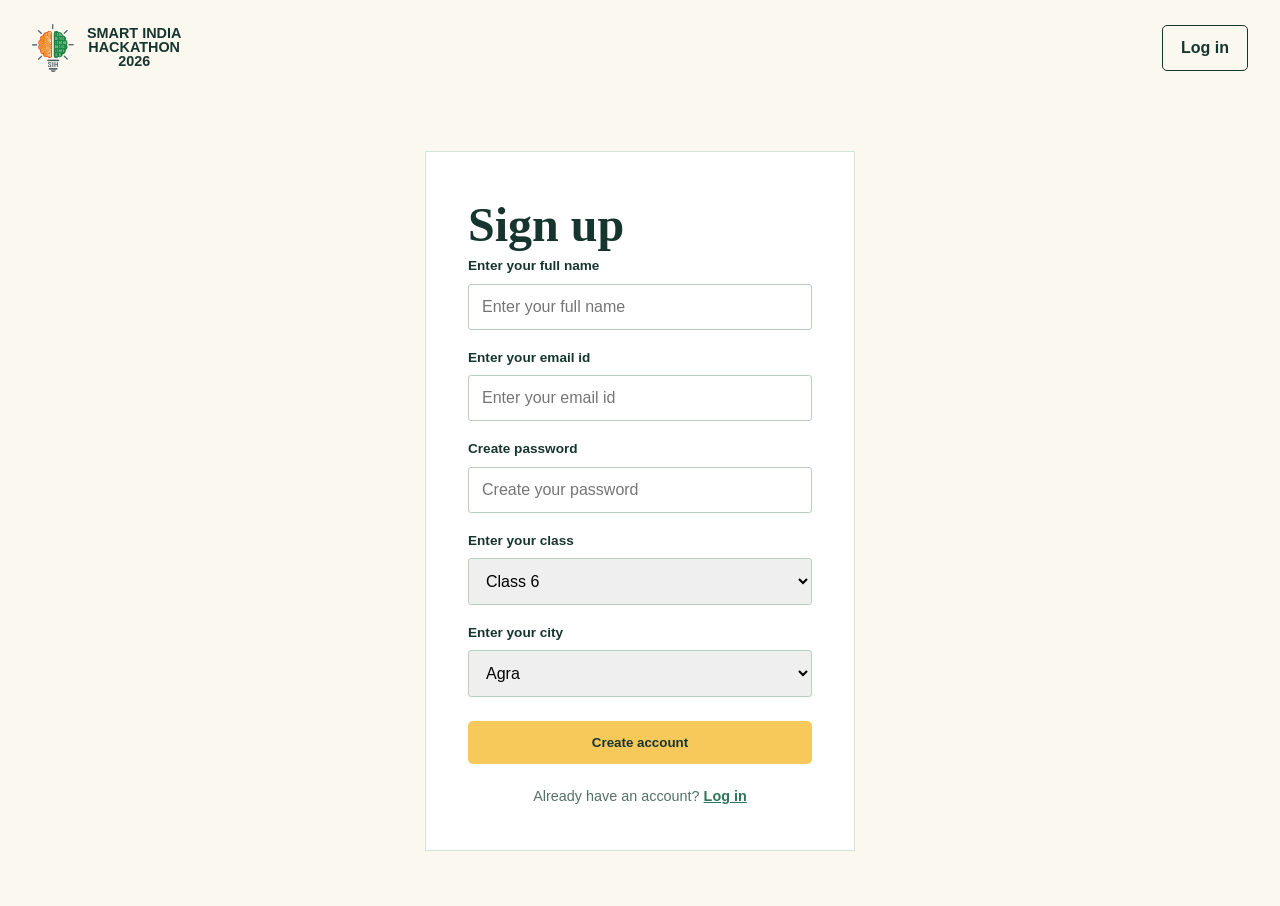
<file: signup.html>
<!DOCTYPE html>
<html lang="en">
<head>
  <meta charset="UTF-8" />
  <meta name="viewport" content="width=device-width, initial-scale=1.0" />
  <title>Sign up</title>
  <link rel="stylesheet" href="style.css" />
</head>
<body class="auth-page">
  <!-- Header: logo click karne par student homepage par wapas ja sakta hai. -->
  <header class="header">
    <a class="logo" href="index.html"><img src="sih-logo.png" alt="SIH logo" /><span class="logo-name">SMART INDIA<br />HACKATHON<br />2026</span></a>
    <a class="login-button" href="login.html">Log in</a>
  </header>

  <main class="auth-main">
    <!-- Sign up card: naya student apna Smart India Hackathon account banayega. -->
    <section class="auth-card" aria-labelledby="signup-title">
      <h1 id="signup-title">Sign up</h1>

      <!-- Form: abhi frontend form hai; backend baad me connect kiya ja sakta hai. -->
      <form class="auth-form" id="signupForm">
        <label for="signup-name">Enter your full name</label>
        <input id="signup-name" name="name" type="text" placeholder="Enter your full name" required />

        <label for="signup-email">Enter your email id</label>
        <input id="signup-email" name="email" type="email" placeholder="Enter your email id" required />

        <label for="signup-password">Create password</label>
        <input id="signup-password" name="password" type="password" placeholder="Create your password" required />

        <!-- Class dropdown: student 6th class se postgraduate level tak choose kar sakta hai. -->
        <label for="signup-class">Enter your class</label>
        <select id="signup-class" name="class" required>
          <option>Class 6</option>
          <option>Class 7</option>
          <option>Class 8</option>
          <option>Class 9</option>
          <option>Class 10</option>
          <option>Class 11</option>
          <option>Class 12</option>
          <option>Undergraduate</option>
          <option>Postgraduate</option>
        </select>

        <!-- City dropdown: common Tier 1, Tier 2 aur Tier 3 Indian cities grouped hain. -->
        <label for="signup-city">Enter your city</label>
        <select id="signup-city" name="city" required>
            <option>Agra</option>
            <option>Ajmer</option>
            <option>Aligarh</option>
            <option>Bengaluru</option>
            <option>Bhavnagar</option>
            <option>Bhopal</option>
            <option>Bhubaneswar</option>
            <option>Bilaspur</option>
            <option>Chandigarh</option>
            <option>Chennai</option>
            <option>Coimbatore</option>
            <option>Dehradun</option>
            <option>Delhi</option>
            <option>Deoghar</option>
            <option>Dhanbad</option>
            <option>Gaya</option>
            <option>Gorakhpur</option>
            <option>Guwahati</option>
            <option>Gwalior</option>
            <option>Hubballi</option>
            <option>Hyderabad</option>
            <option>Indore</option>
            <option>Jabalpur</option>
            <option>Jaipur</option>
            <option>Jalandhar</option>
            <option>Jamshedpur</option>
            <option>Jammu</option>
            <option>Jodhpur</option>
            <option>Kanpur</option>
            <option>Kolhapur</option>
            <option>Kolkata</option>
            <option>Kota</option>
            <option>Lucknow</option>
            <option>Madurai</option>
            <option>Mangaluru</option>
            <option>Mathura</option>
            <option>Meerut</option>
            <option>Mumbai</option>
            <option>Muzaffarpur</option>
            <option>Mysuru</option>
            <option>Nagpur</option>
            <option>Nashik</option>
            <option>Patna</option>
            <option>Prayagraj</option>
            <option>Pune</option>
            <option>Raipur</option>
            <option>Rajkot</option>
            <option>Ranchi</option>
            <option>Rourkela</option>
            <option>Salem</option>
            <option>Shillong</option>
            <option>Shimla</option>
            <option>Siliguri</option>
            <option>Surat</option>
            <option>Thiruvananthapuram</option>
            <option>Tiruchirappalli</option>
            <option>Tirupati</option>
            <option>Udaipur</option>
            <option>Vadodara</option>
            <option>Varanasi</option>
            <option>Vijayawada</option>
            <option>Visakhapatnam</option>
            <option>Warangal</option>
        </select>

        <button class="primary-button" type="submit">Create account</button>
        <p class="auth-message" id="signupMessage" aria-live="polite"></p>
      </form>

      <p class="auth-switch">Already have an account? <a href="login.html">Log in</a></p>
    </section>
  </main>

  <!-- JavaScript: signup form ko validate karke demo account save karta hai. -->
  <script src="auth.js"></script>
</body>
</html>
</file>
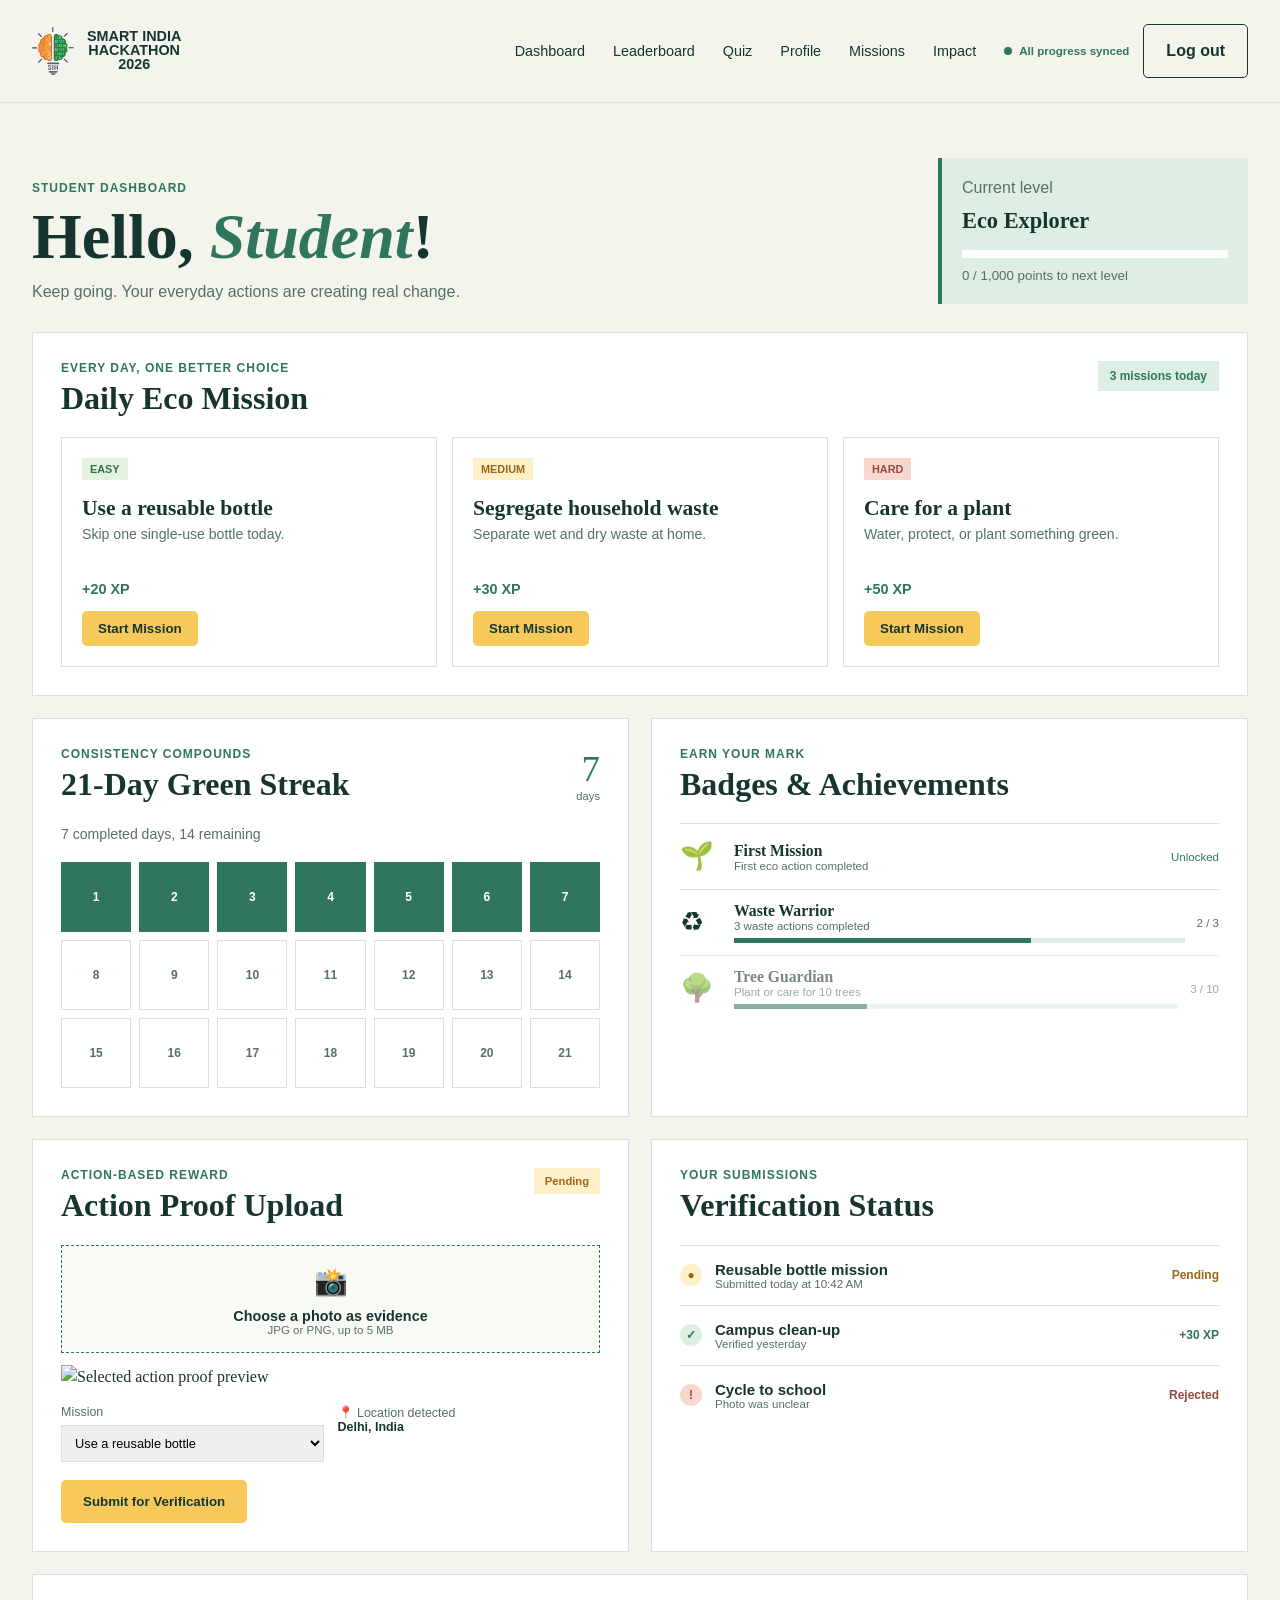
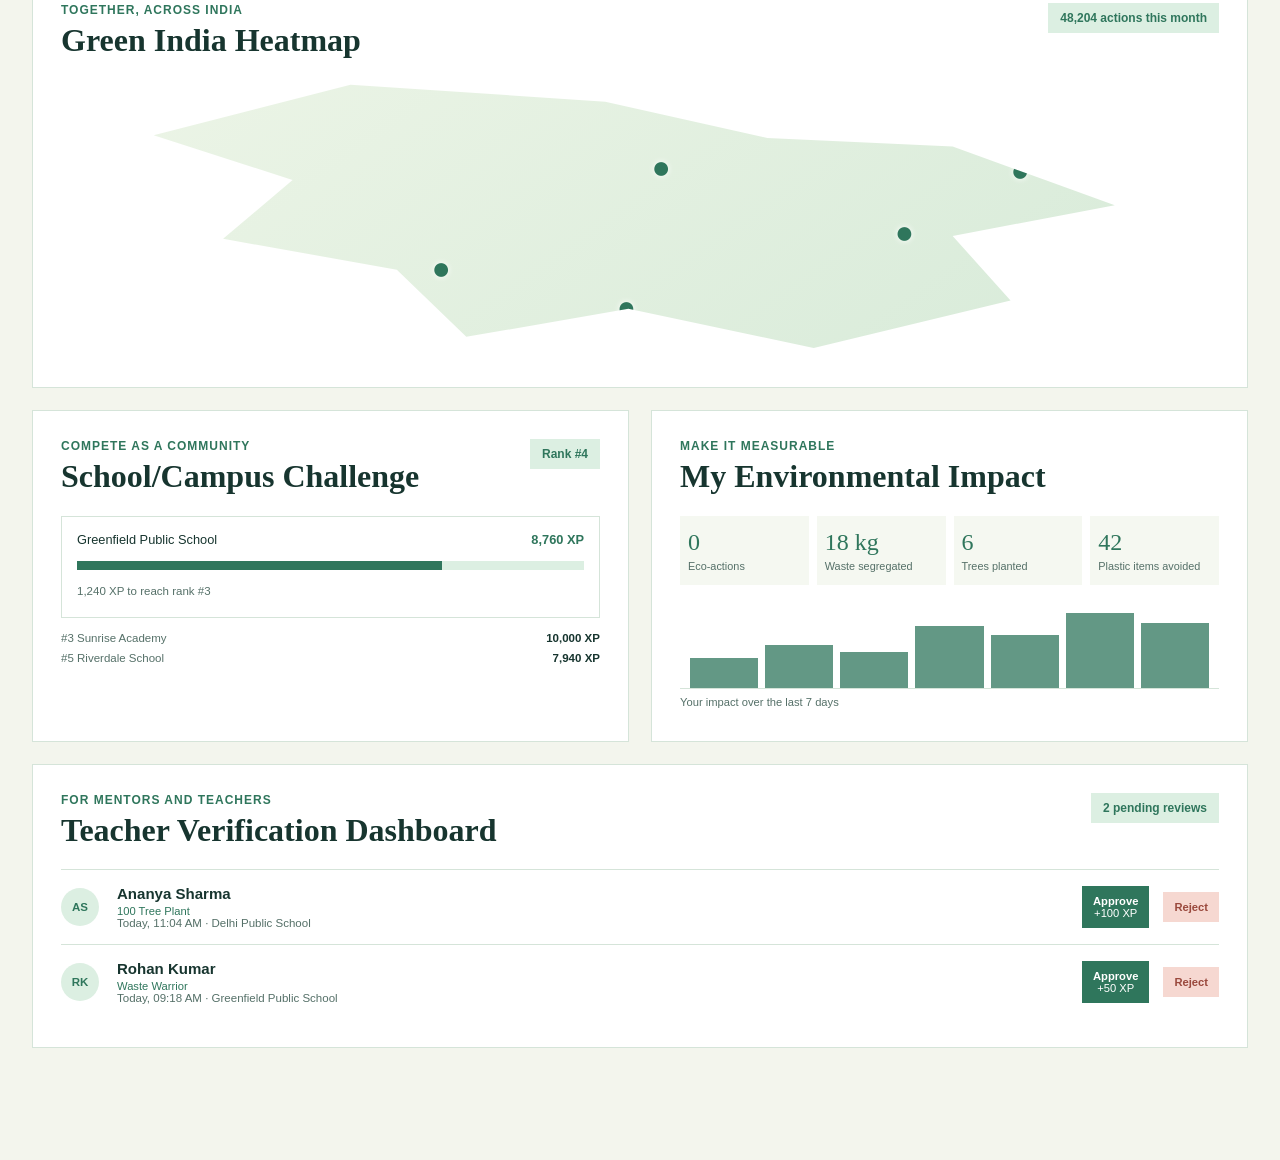
<file: Frontend/dashboard.html>
<!DOCTYPE html>
<html lang="en">
<head>
  <meta charset="UTF-8" />
  <meta name="viewport" content="width=device-width, initial-scale=1.0" />
  <title>Student Dashboard - Smart India Hackathon</title>
  <link rel="stylesheet" href="style.css" />
</head>
<body class="dashboard-page">
  <header class="header dashboard-header">
    <a class="logo" href="index.html"><img src="sih-logo.png" alt="SIH logo" /><span class="logo-name">SMART INDIA<br />HACKATHON<br />2026</span></a>
    <nav class="nav" aria-label="Dashboard navigation">
      <a href="dashboard.html">Dashboard</a>
      <a href="leaderboard.html">Leaderboard</a>
      <a href="quiz.html">Quiz</a>
      <a href="profile.html">Profile</a>
      <a href="missions.html">Missions</a>
      <a href="index.html#impact">Impact</a>
    </nav>
    <div class="header-actions">
      <span class="offline-indicator" id="offline-sync" aria-live="polite"><span></span>All progress synced</span>
      <a class="login-button" href="index.html">Log out</a>
    </div>
  </header>

  <main class="dashboard-main">
    <section class="dashboard-welcome">
      <div>
        <p class="eyebrow">Student dashboard</p>
        <h1>Hello, <span id="dashboardName">Student</span>!</h1>
        <p class="dashboard-muted">Keep going. Your everyday actions are creating real change.</p>
      </div>
      <div class="level-box">
        <span>Current level</span>
        <strong>Eco Explorer</strong>
        <div class="progress-bar" id="dashboardProgressBar" aria-label="0 percent progress"><span></span></div>
        <small id="dashboardProgressText">0 / 1,000 points to next level</small>
      </div>
    </section>

    <section class="dashboard-feature daily-missions-section" id="daily-missions">
      <div class="feature-heading"><div><p class="eyebrow">Every day, one better choice</p><h2>Daily Eco Mission</h2></div><span class="date-chip">3 missions today</span></div>
      <div class="daily-mission-grid">
        <article class="daily-mission-card"><span class="mission-tag easy-tag">Easy</span><h3>Use a reusable bottle</h3><p>Skip one single-use bottle today.</p><strong>+20 XP</strong><button class="mission-action start-daily" data-mission="bottle" type="button">Start Mission</button></article>
        <article class="daily-mission-card"><span class="mission-tag medium-tag">Medium</span><h3>Segregate household waste</h3><p>Separate wet and dry waste at home.</p><strong>+30 XP</strong><button class="mission-action start-daily" data-mission="waste" type="button">Start Mission</button></article>
        <article class="daily-mission-card"><span class="mission-tag hard-tag">Hard</span><h3>Care for a plant</h3><p>Water, protect, or plant something green.</p><strong>+50 XP</strong><button class="mission-action start-daily" data-mission="plant" type="button">Start Mission</button></article>
      </div><p class="dashboard-message" id="dashboardMessage" aria-live="polite"></p>
    </section>

    <div class="feature-columns">
      <section class="dashboard-feature streak-section"><div class="feature-heading"><div><p class="eyebrow">Consistency compounds</p><h2>21-Day Green Streak</h2></div><strong class="streak-number"><span id="streakDays">7</span><small>days</small></strong></div><p class="feature-muted"><span id="streakCompleted">7</span> completed days, <span id="streakRemaining">14</span> remaining</p><div class="streak-calendar" id="streakCalendar" aria-label="21 day streak calendar"></div></section>
      <section class="dashboard-feature badges-dashboard-section"><div class="feature-heading"><div><p class="eyebrow">Earn your mark</p><h2>Badges &amp; Achievements</h2></div></div><div class="badge-list"><article class="achievement unlocked"><span>🌱</span><div><h3>First Mission</h3><p>First eco action completed</p></div><b>Unlocked</b></article><article class="achievement"><span>♻</span><div><h3>Waste Warrior</h3><p>3 waste actions completed</p><div class="mini-progress"><i style="width: 66%"></i></div></div><b>2 / 3</b></article><article class="achievement locked"><span>🌳</span><div><h3>Tree Guardian</h3><p>Plant or care for 10 trees</p><div class="mini-progress"><i style="width: 30%"></i></div></div><b>3 / 10</b></article></div></section>
    </div>

    <div class="feature-columns">
      <section class="dashboard-feature proof-section"><div class="feature-heading"><div><p class="eyebrow">Action-based reward</p><h2>Action Proof Upload</h2></div><span class="status-pill pending" id="proofStatus">Pending</span></div><label class="upload-box" for="proofPhoto"><span>📸</span><strong id="proofLabel">Choose a photo as evidence</strong><small>JPG or PNG, up to 5 MB</small><input id="proofPhoto" type="file" accept="image/png,image/jpeg" /></label><img class="proof-preview" id="proofPreview" alt="Selected action proof preview" hidden /><div class="proof-meta"><label>Mission<select id="proofMission"><option>Use a reusable bottle</option><option>Segregate household waste</option><option>Care for a plant</option></select></label><span>📍 Location detected<br /><strong>Delhi, India</strong></span></div><button class="primary-button" id="submitProof" type="button">Submit for Verification</button><p class="dashboard-message" id="proofMessage" aria-live="polite"></p></section>
      <section class="dashboard-feature verification-section"><div class="feature-heading"><div><p class="eyebrow">Your submissions</p><h2>Verification Status</h2></div></div><div class="verification-item"><span class="status-icon pending">●</span><div><h3>Reusable bottle mission</h3><p>Submitted today at 10:42 AM</p></div><strong class="pending-text">Pending</strong></div><div class="verification-item"><span class="status-icon approved">✓</span><div><h3>Campus clean-up</h3><p>Verified yesterday</p></div><strong class="approved-text">+30 XP</strong></div><div class="verification-item"><span class="status-icon rejected">!</span><div><h3>Cycle to school</h3><p>Photo was unclear</p></div><strong class="rejected-text">Rejected</strong></div></section>
    </div>

    <section class="dashboard-feature map-section"><div class="feature-heading"><div><p class="eyebrow">Together, across India</p><h2>Green India Heatmap</h2></div><span class="map-total"><strong>48,204</strong> actions this month</span></div><div class="india-map" id="indiaMap" role="img" aria-label="Green India activity map"><button class="map-marker marker-delhi" data-city="Delhi" data-actions="8,420" type="button" aria-label="Delhi, 8,420 actions">●</button><button class="map-marker marker-mumbai" data-city="Mumbai" data-actions="6,180" type="button" aria-label="Mumbai, 6,180 actions">●</button><button class="map-marker marker-bengaluru" data-city="Bengaluru" data-actions="5,760" type="button" aria-label="Bengaluru, 5,760 actions">●</button><button class="map-marker marker-kolkata" data-city="Kolkata" data-actions="4,210" type="button" aria-label="Kolkata, 4,210 actions">●</button><button class="map-marker marker-guwahati" data-city="Guwahati" data-actions="2,840" type="button" aria-label="Guwahati, 2,840 actions">●</button><div class="map-tooltip" id="mapTooltip">Click a marker to explore activity</div></div></section>

    <div class="feature-columns">
      <section class="dashboard-feature campus-section"><div class="feature-heading"><div><p class="eyebrow">Compete as a community</p><h2>School/Campus Challenge</h2></div><span class="rank-badge">Rank #4</span></div><div class="campus-score"><div><span>Greenfield Public School</span><strong>8,760 XP</strong></div><div class="campus-progress"><i style="width: 72%"></i></div><small>1,240 XP to reach rank #3</small></div><div class="campus-compare"><span>#3 Sunrise Academy <b>10,000 XP</b></span><span>#5 Riverdale School <b>7,940 XP</b></span></div></section>
      <section class="dashboard-feature impact-section"><div class="feature-heading"><div><p class="eyebrow">Make it measurable</p><h2>My Environmental Impact</h2></div></div><div class="impact-grid"><article><strong id="impactActions">24</strong><span>Eco-actions</span></article><article><strong>18 kg</strong><span>Waste segregated</span></article><article><strong>6</strong><span>Trees planted</span></article><article><strong>42</strong><span>Plastic items avoided</span></article></div><div class="impact-chart"><span style="height: 35%"></span><span style="height: 50%"></span><span style="height: 42%"></span><span style="height: 72%"></span><span style="height: 62%"></span><span style="height: 88%"></span><span style="height: 76%"></span></div><small class="chart-label">Your impact over the last 7 days</small></section>
    </div>

    <section class="dashboard-feature teacher-section"><div class="feature-heading"><div><p class="eyebrow">For mentors and teachers</p><h2>Teacher Verification Dashboard</h2></div><span class="date-chip">2 pending reviews</span></div><div class="teacher-table"><article><div class="teacher-avatar">AS</div><div><h3>Ananya Sharma <small>100 Tree Plant</small></h3><p>Today, 11:04 AM · Delhi Public School</p></div><button class="approve-button" type="button">Approve <span>+100 XP</span></button><button class="reject-button" type="button">Reject</button></article><article><div class="teacher-avatar">RK</div><div><h3>Rohan Kumar <small>Waste Warrior</small></h3><p>Today, 09:18 AM · Greenfield Public School</p></div><button class="approve-button" type="button">Approve <span>+50 XP</span></button><button class="reject-button" type="button">Reject</button></article></div><p class="dashboard-message" id="teacherMessage" aria-live="polite"></p></section>
  </main>

  <script src="dashboard.js"></script>
</body>
</html>
</file>
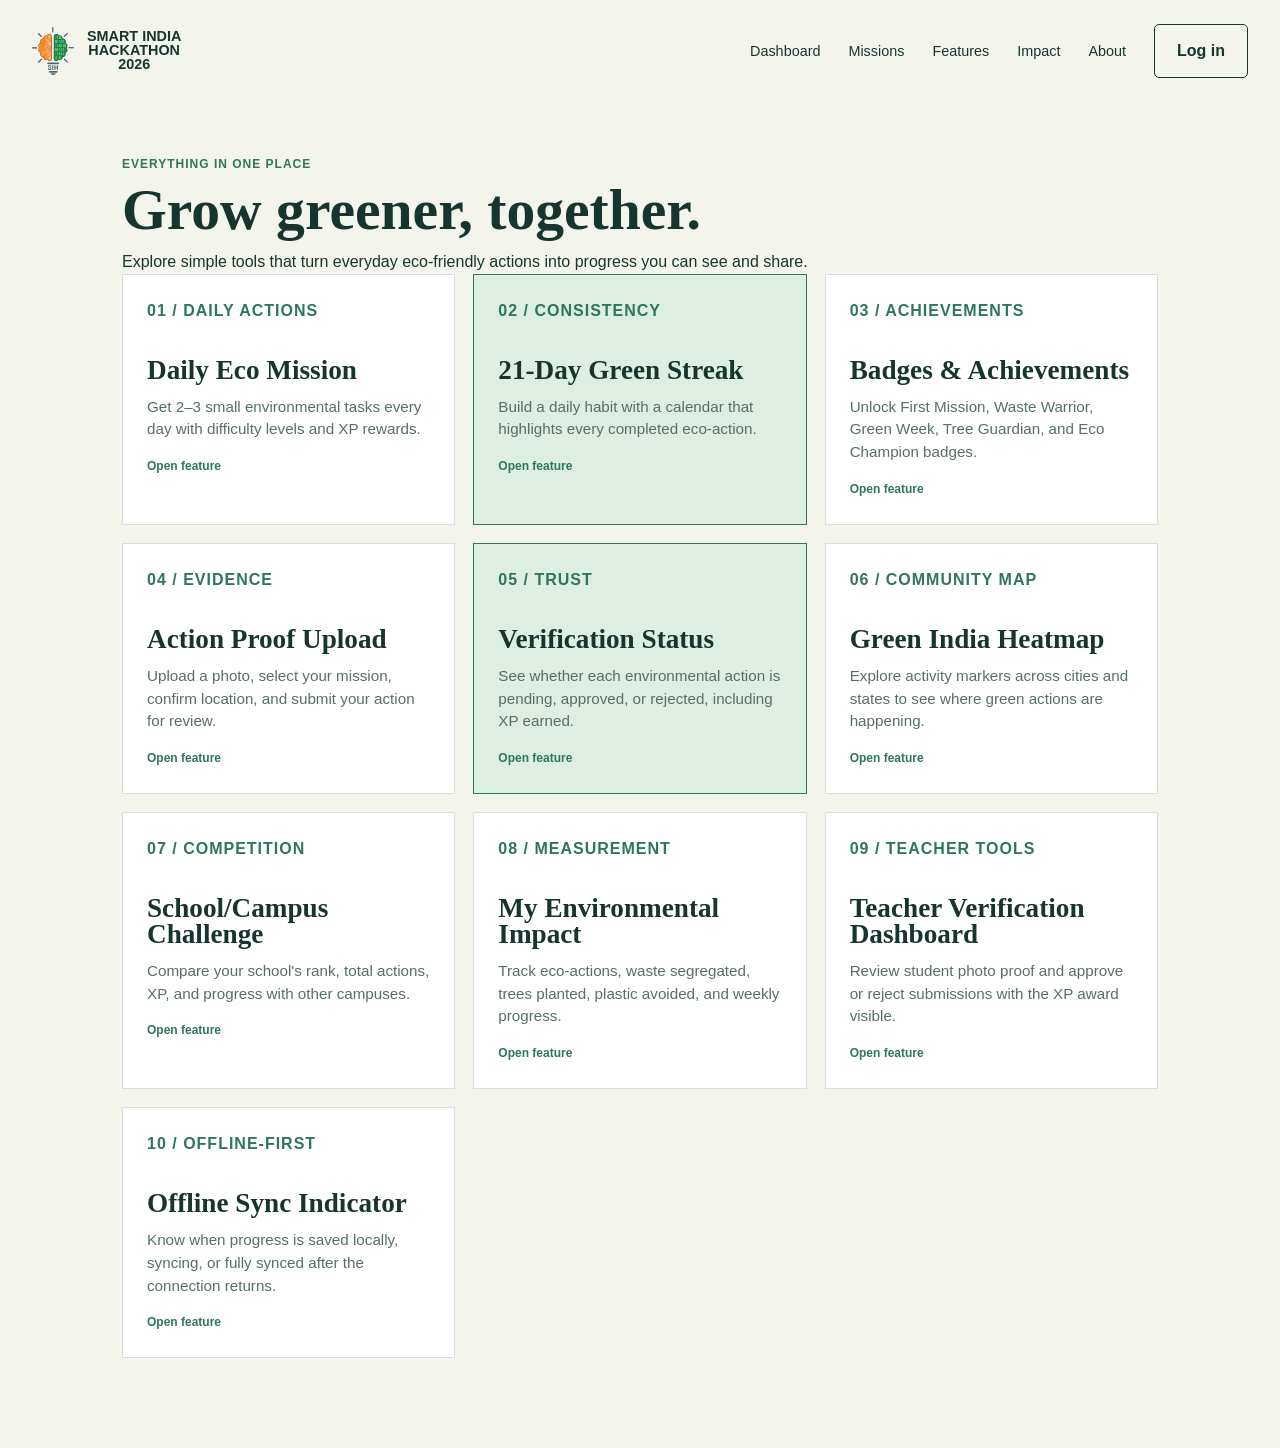
<file: Frontend/features.html>
<!DOCTYPE html>
<html lang="en">
<head>
  <meta charset="UTF-8" />
  <meta name="viewport" content="width=device-width, initial-scale=1.0" />
  <title>Features - Smart India Hackathon</title>
  <link rel="stylesheet" href="style.css" />
</head>
<body class="dashboard-page">
  <header class="header">
    <a class="logo" href="index.html"><img src="sih-logo.png" alt="SIH logo" /><span class="logo-name">SMART INDIA<br />HACKATHON<br />2026</span></a>
    <nav class="nav" aria-label="Features navigation">
      <a href="dashboard.html">Dashboard</a>
      <a href="missions.html">Missions</a>
      <a href="features.html" aria-current="page">Features</a>
      <a href="index.html#impact">Impact</a>
      <a href="index.html#about">About</a>
    </nav>
    <a class="login-button" href="login.html">Log in</a>
  </header>

  <main class="features-main">
    <section class="features-intro">
      <p class="eyebrow">Everything in one place</p>
      <h1>Grow greener, together.</h1>
      <p>Explore simple tools that turn everyday eco-friendly actions into progress you can see and share.</p>
    </section>

    <section class="feature-grid" aria-label="Platform features">
      <article class="feature-card">
        <span class="feature-number">01 / DAILY ACTIONS</span>
        <h2>Daily Eco Mission</h2>
        <p>Get 2–3 small environmental tasks every day with difficulty levels and XP rewards.</p>
        <a class="dashboard-section-heading-link" href="dashboard.html">Open feature</a>
      </article>
      <article class="feature-card">
        <span class="feature-number">02 / CONSISTENCY</span>
        <h2>21-Day Green Streak</h2>
        <p>Build a daily habit with a calendar that highlights every completed eco-action.</p>
        <a class="dashboard-section-heading-link" href="dashboard.html">Open feature</a>
      </article>
      <article class="feature-card">
        <span class="feature-number">03 / ACHIEVEMENTS</span>
        <h2>Badges &amp; Achievements</h2>
        <p>Unlock First Mission, Waste Warrior, Green Week, Tree Guardian, and Eco Champion badges.</p>
        <a class="dashboard-section-heading-link" href="dashboard.html">Open feature</a>
      </article>
      <article class="feature-card">
        <span class="feature-number">04 / EVIDENCE</span>
        <h2>Action Proof Upload</h2>
        <p>Upload a photo, select your mission, confirm location, and submit your action for review.</p>
        <a class="dashboard-section-heading-link" href="dashboard.html">Open feature</a>
      </article>
      <article class="feature-card">
        <span class="feature-number">05 / TRUST</span>
        <h2>Verification Status</h2>
        <p>See whether each environmental action is pending, approved, or rejected, including XP earned.</p>
        <a class="dashboard-section-heading-link" href="dashboard.html">Open feature</a>
      </article>
      <article class="feature-card">
        <span class="feature-number">06 / COMMUNITY MAP</span>
        <h2>Green India Heatmap</h2>
        <p>Explore activity markers across cities and states to see where green actions are happening.</p>
        <a class="dashboard-section-heading-link" href="dashboard.html">Open feature</a>
      </article>
      <article class="feature-card">
        <span class="feature-number">07 / COMPETITION</span>
        <h2>School/Campus Challenge</h2>
        <p>Compare your school's rank, total actions, XP, and progress with other campuses.</p>
        <a class="dashboard-section-heading-link" href="dashboard.html">Open feature</a>
      </article>
      <article class="feature-card">
        <span class="feature-number">08 / MEASUREMENT</span>
        <h2>My Environmental Impact</h2>
        <p>Track eco-actions, waste segregated, trees planted, plastic avoided, and weekly progress.</p>
        <a class="dashboard-section-heading-link" href="dashboard.html">Open feature</a>
      </article>
      <article class="feature-card">
        <span class="feature-number">09 / TEACHER TOOLS</span>
        <h2>Teacher Verification Dashboard</h2>
        <p>Review student photo proof and approve or reject submissions with the XP award visible.</p>
        <a class="dashboard-section-heading-link" href="dashboard.html">Open feature</a>
      </article>
      <article class="feature-card">
        <span class="feature-number">10 / OFFLINE-FIRST</span>
        <h2>Offline Sync Indicator</h2>
        <p>Know when progress is saved locally, syncing, or fully synced after the connection returns.</p>
        <a class="dashboard-section-heading-link" href="dashboard.html">Open feature</a>
      </article>
    </section>
  </main>
</body>
</html>
</file>
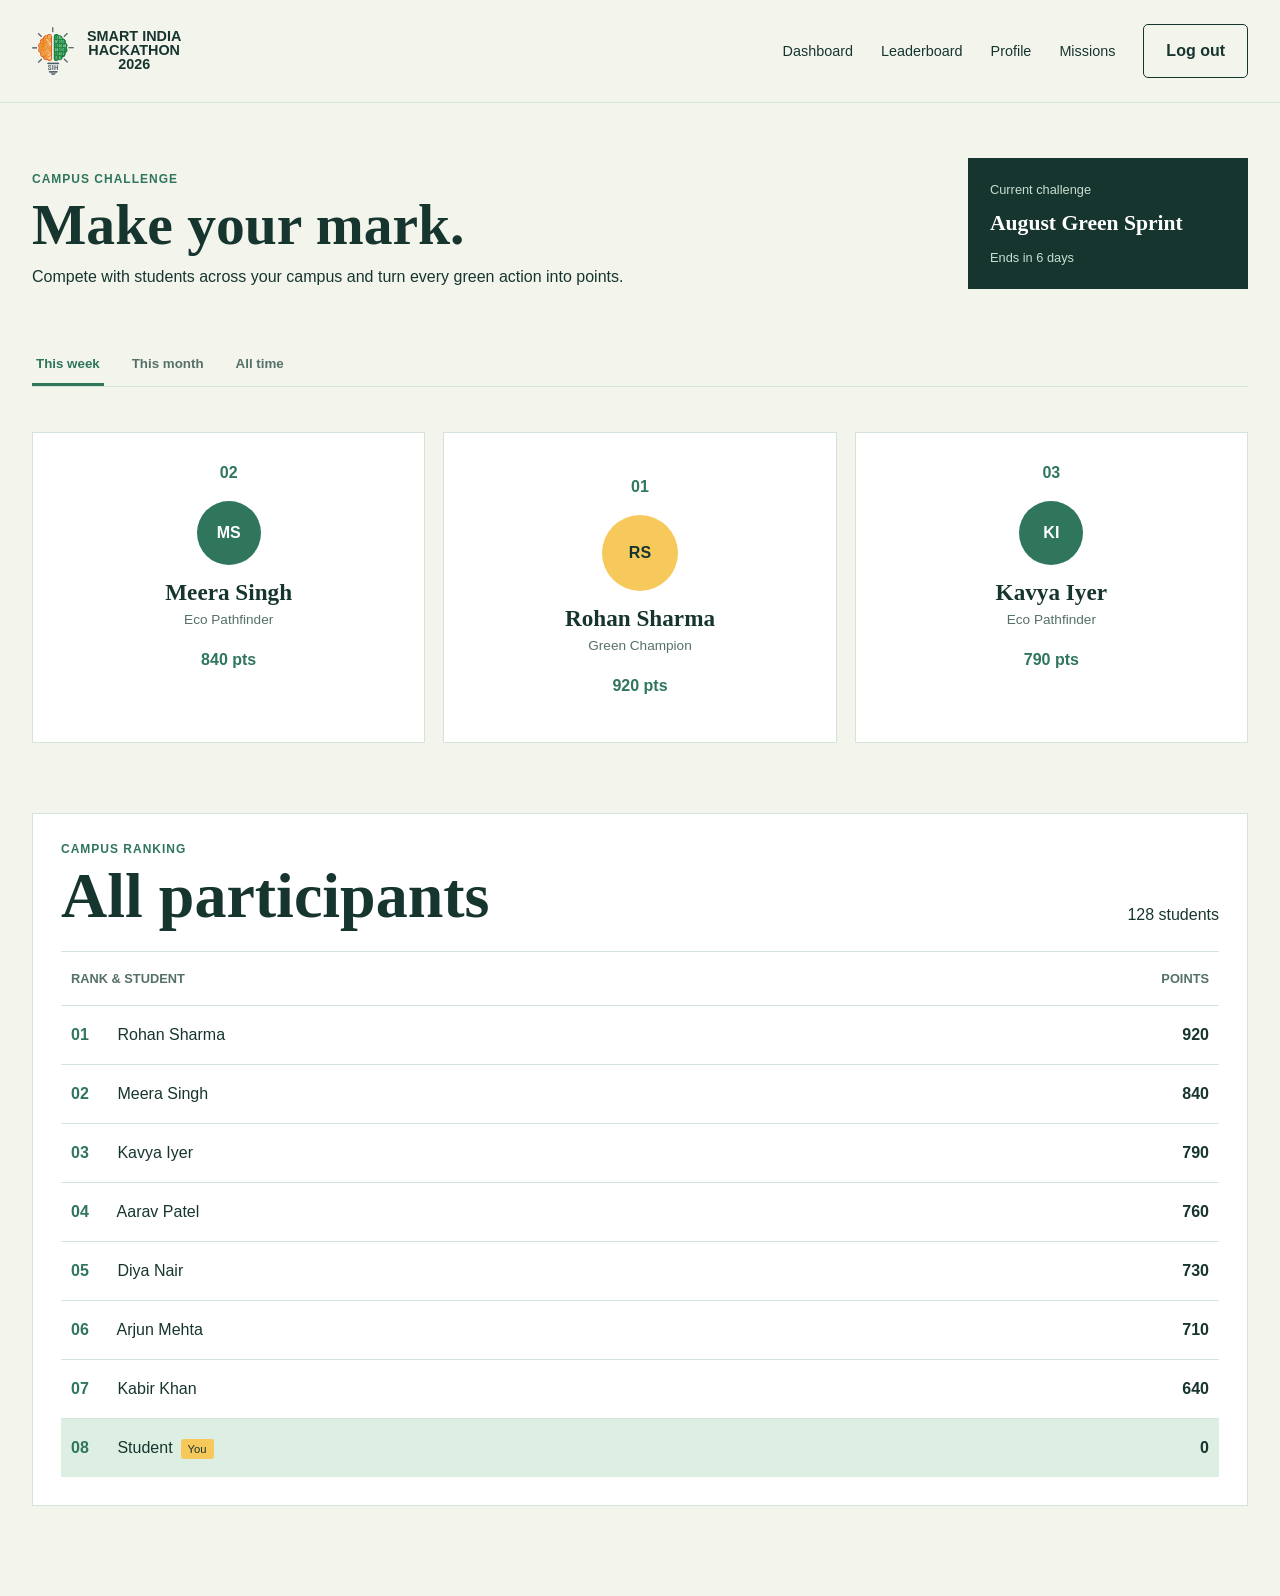
<file: Frontend/leaderboard.html>
<!DOCTYPE html>
<html lang="en">
<head>
  <meta charset="UTF-8" />
  <meta name="viewport" content="width=device-width, initial-scale=1.0" />
  <title>Leaderboard - Smart India Hackathon</title>
  <link rel="stylesheet" href="style.css" />
</head>
<body class="dashboard-page">
  <header class="header dashboard-header">
    <a class="logo" href="index.html"><img src="sih-logo.png" alt="SIH logo" /><span class="logo-name">SMART INDIA<br />HACKATHON<br />2026</span></a>
    <nav class="nav" aria-label="Leaderboard navigation">
      <a href="dashboard.html">Dashboard</a>
      <a href="leaderboard.html" aria-current="page">Leaderboard</a>
      <a href="profile.html">Profile</a>
      <a href="missions.html">Missions</a>
    </nav>
    <a class="login-button" href="index.html">Log out</a>
  </header>

  <main class="leaderboard-main">
    <section class="leaderboard-intro">
      <div>
        <p class="eyebrow">Campus challenge</p>
        <h1>Make your mark.</h1>
        <p>Compete with students across your campus and turn every green action into points.</p>
      </div>
      <div class="competition-box">
        <span>Current challenge</span>
        <strong>August Green Sprint</strong>
        <small>Ends in 6 days</small>
      </div>
    </section>

    <div class="leaderboard-filters" aria-label="Leaderboard period">
      <button class="filter-button active-filter" type="button">This week</button>
      <button class="filter-button" type="button">This month</button>
      <button class="filter-button" type="button">All time</button>
    </div>

    <section class="podium" aria-label="Top three students">
      <article class="podium-card second-place">
        <span class="podium-rank">02</span>
        <div class="avatar" id="secondAvatar">MS</div>
        <h2 id="secondName">Meera Singh</h2>
        <p>Eco Pathfinder</p>
        <strong id="secondPoints">840 pts</strong>
      </article>
      <article class="podium-card first-place">
        <span class="podium-rank">01</span>
        <div class="avatar" id="firstAvatar">RS</div>
        <h2 id="firstName">Rohan Sharma</h2>
        <p>Green Champion</p>
        <strong id="firstPoints">920 pts</strong>
      </article>
      <article class="podium-card third-place">
        <span class="podium-rank">03</span>
        <div class="avatar" id="thirdAvatar">KI</div>
        <h2 id="thirdName">Kavya Iyer</h2>
        <p>Eco Pathfinder</p>
        <strong id="thirdPoints">790 pts</strong>
      </article>
    </section>

    <section class="ranking-section">
      <div class="dashboard-section-heading">
        <div><p class="eyebrow">Campus ranking</p><h2>All participants</h2></div>
        <span class="participant-count">128 students</span>
      </div>
      <div class="ranking-list" id="rankingList">
        <div class="ranking-row ranking-heading"><span>Rank &amp; student</span><span>Points</span></div>
      </div>
    </section>
  </main>

  <script src="leaderboard.js"></script>
</body>
</html>
</file>
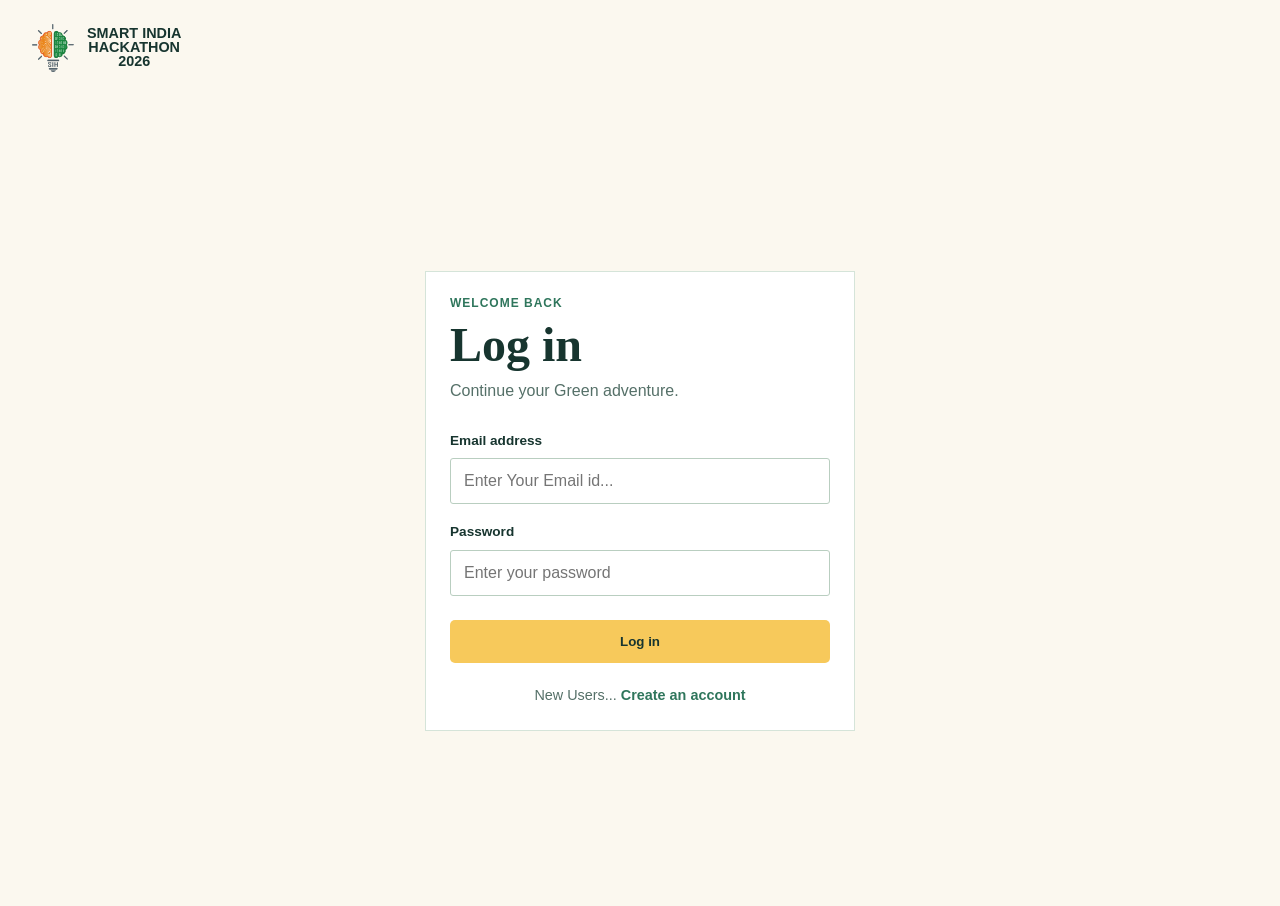
<file: Frontend/login.html>
<!DOCTYPE html>
<html lang="en">
<head>
  <meta charset="UTF-8" />
  <meta name="viewport" content="width=device-width, initial-scale=1.0" />
  <title>Log in </title>
  <link rel="stylesheet" href="style.css" />
</head>
<body class="auth-page">
  <header class="header">
    <a class="logo" href="index.html"><img src="sih-logo.png" alt="SIH logo" /><span class="logo-name">SMART INDIA<br />HACKATHON<br />2026</span></a>
  </header>

  <main class="auth-main">
    <section class="auth-card" aria-labelledby="login-title">
      <p class="eyebrow">Welcome back</p>
      <h1 id="login-title">Log in</h1>
      <p class="auth-subtitle">Continue your Green adventure.</p>

      <form class="auth-form" id="loginForm">
        <label for="login-email">Email address</label>
        <input id="login-email" name="email" type="email" placeholder="Enter Your Email id..." required />

        <label for="login-password">Password</label>
        <input id="login-password" name="password" type="password" placeholder="Enter your password" required />

        <button class="primary-button" type="submit">Log in</button> 
        <p class="auth-message" id="loginMessage" aria-live="polite"></p>

      </form>

      <p class="auth-switch">New Users... <a href="signup.html">Create an account</a></p>
    </section>
  </main>

  <script src="auth.js"></script>
</body>
</html>
</file>
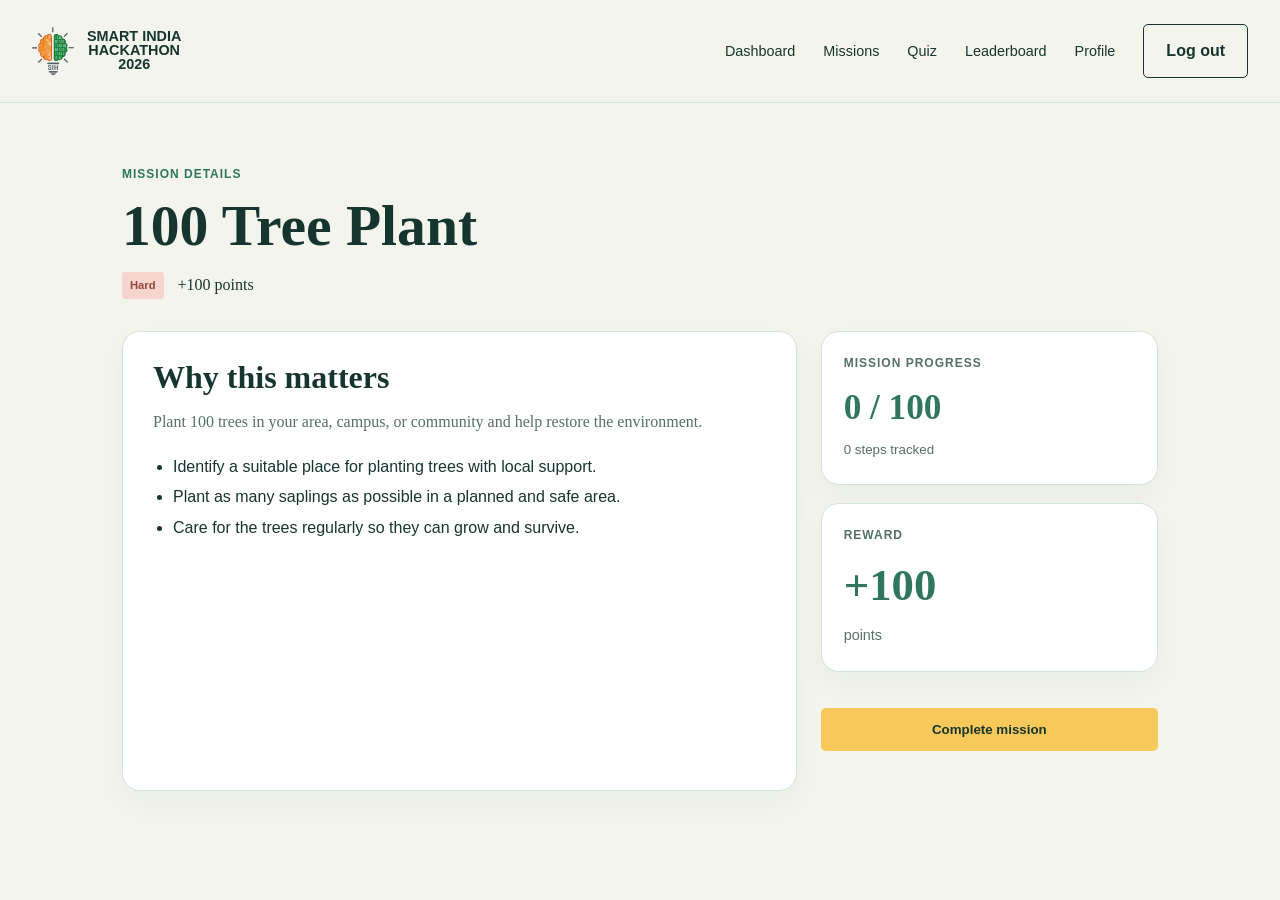
<file: Frontend/mission-details.html>
<!DOCTYPE html>
<html lang="en">
<head>
  <meta charset="UTF-8" />
  <meta name="viewport" content="width=device-width, initial-scale=1.0" />
  <title>Mission Details - Smart India Hackathon</title>
  <link rel="stylesheet" href="style.css" />
</head>
<body class="dashboard-page">
  <header class="header dashboard-header">
    <a class="logo" href="index.html"><img src="sih-logo.png" alt="SIH logo" /><span class="logo-name">SMART INDIA<br />HACKATHON<br />2026</span></a>
    <nav class="nav" aria-label="Mission details navigation">
      <a href="dashboard.html">Dashboard</a>
      <a href="missions.html" aria-current="page">Missions</a>
      <a href="quiz.html">Quiz</a>
      <a href="leaderboard.html">Leaderboard</a>
      <a href="profile.html">Profile</a>
    </nav>
    <a class="login-button" href="index.html">Log out</a>
  </header>

  <main class="mission-details-main">
    <section class="mission-details-header">
      <p class="eyebrow">Mission details</p>
      <h1 id="missionDetailTitle">Walk or cycle</h1>
      <p class="mission-detail-meta">
        <span id="missionDetailDifficulty" class="difficulty easy">Easy</span>
        <span id="missionDetailReward">+50 points</span>
      </p>
    </section>

    <section class="mission-details-grid">
      <article class="mission-detail-card">
        <h2>Why this matters</h2>
        <p id="missionDetailDescription"></p>
        <ul id="missionDetailSteps" class="mission-detail-steps"></ul>
      </article>

      <aside class="mission-detail-side">
        <div class="mission-progress-box">
          <span>Mission progress</span>
          <strong id="missionProgressCount">0 / 3</strong>
          <small id="missionProgressText">0 missions completed</small>
        </div>

        <div class="mission-detail-points">
          <span>Reward</span>
          <strong id="missionDetailRewardBig">+50</strong>
          <small>points</small>
        </div>

        <button id="missionDetailButton" class="mission-complete-button" type="button">Complete mission</button>
        <p class="mission-page-message" id="missionPageMessage" aria-live="polite"></p>
      </aside>
    </section>
  </main>

  <script src="mission-details.js"></script>
</body>
</html>
</file>
<file: style.css>
/* Basic reset: browser ki default spacing ko simple banata hai. */
* {
  box-sizing: border-box;
  margin: 0;
  padding: 0;
}

/* Main colors: in values ko change karke poori website ka color badal sakte hain. */
:root {
  --ink: #17352f;
  --green: #2f765c;
  --mint: #dcefe2;
  --yellow: #f7c95b;
  --cream: #fbf8ef;
  --white: #ffffff;
}

body {
  background: var(--cream);
  color: var(--ink);
  font-family: Georgia, 'Times New Roman', serif;
  line-height: 1.5;
}

.header {
  align-items: center;
  display: flex;
  justify-content: space-between;
  margin: auto;
  /* Wide screen par content ko dono sides ke paas laata hai. */
  max-width: 1400px;
  padding: 24px 32px;
}

.logo {
  align-items: center;
  color: var(--ink);
  display: flex;
  font-size: 1.35rem;
  font-weight: bold;
  gap: 10px;
  text-decoration: none;
}

.logo img {
  height: 48px;
  object-fit: contain;
  width: 45px;
}

.logo-name {
  font-family: Arial, sans-serif;
  font-size: 0.9rem;
  font-weight: bold;
  line-height: 0.95;
  white-space: nowrap;
  text-align: center;
  display: inline-block;
}

.nav {
  display: flex;
  gap: 28px;
  margin-left: auto;
  margin-right: 28px;
}

.nav a {
  color: var(--ink);
  font-family: Arial, sans-serif;
  font-size: 0.9rem;
  text-decoration: none;
}

.login-button,
.secondary-button,
.primary-button {
  border: 0;
  border-radius: 5px;
  cursor: pointer;
  font-family: Arial, sans-serif;
  font-weight: bold;
}

.login-button {
  background: transparent;
  border: 1px solid var(--ink);
  color: var(--ink);
  display: inline-block;
  padding: 10px 18px;
  text-decoration: none;
}

.hero {
  align-items: center;
  display: grid;
  gap: 56px;
  grid-template-columns: 1fr 1fr;
  margin: auto;
  max-width: 1400px;
  min-height: 570px;
  padding: 70px 32px;
}

.hero-content {
  max-width: 530px;
}

.eyebrow {
  color: var(--green);
  font-family: Arial, sans-serif;
  font-size: 0.75rem;
  font-weight: bold;
  letter-spacing: 1px;
  text-transform: uppercase;
}

h1,
h2,
h3 {
  line-height: .8;
}

h1 {
  font-size: clamp(2rem, 4.5vw, 5.7rem);
  margin: 18px 0;
}

h1 span {
  color: var(--green);
  font-style: italic;
}

.hero-text,
.closing p,
.mission-card p {
  color: #557068;
  font-family: Arial, sans-serif;
}

.hero-text {
  font-size: 1.05rem;
  max-width: 460px;
}

.primary-button,
.secondary-button {
  background: var(--yellow);
  color: var(--ink);
  margin-top: 28px;
  padding: 14px 22px;
}

.primary-button:hover,
.secondary-button:hover {
  background: #edb83f;
}

.message {
  color: var(--green);
  font-family: Arial, sans-serif;
  font-size: 0.9rem;
  margin-top: 12px;
}

.hero-image {
  background: linear-gradient(145deg, rgba(23, 53, 47, 0.05), rgba(47, 118, 92, 0.25)), url('https://images.unsplash.com/photo-1542601906990-b4d3fb778b09?auto=format&fit=crop&w=900&q=80') center/cover;
  border-radius: 45% 45% 8px 8px;
  min-height: 450px;
}

.stats {
  background: var(--green);
  color: var(--white);
  display: grid;
  gap: 20px;
  grid-template-columns: repeat(3, 1fr);
  padding: 32px max(32px, calc((100% - 1116px) / 2));
  text-align: center;
}

.stats strong,
.stats span {
  display: block;
}

.stats strong {
  color: var(--yellow);
  font-size: 2rem;
}

.stats span {
  font-family: Arial, sans-serif;
  font-size: 0.8rem;
}

.missions,
.closing {
  margin: auto;
  max-width: 1400px;
  padding: 100px 32px;
}

.section-heading {
  margin-bottom: 34px;
}

h2 {
  font-size: clamp(2.2rem, 5vw, 4rem);
  margin-top: 10px;
}

.mission-grid {
  display: grid;
  gap: 18px;
  grid-template-columns: repeat(3, 1fr);
}

.mission-card {
  background: var(--white);
  border: 1px solid #d5e4d9;
  padding: 26px;
}

.featured-card {
  background: var(--mint);
  border-color: var(--green);
  transform: translateY(-14px);
}

.mission-icon {
  color: var(--green);
  font-family: Arial, sans-serif;
  font-weight: bold;
}

.mission-card h3 {
  font-size: 1.7rem;
  margin: 40px 0 12px;
}

.mission-card p {
  font-size: 0.95rem;
  min-height: 72px;
}

.mission-card span {
  color: var(--green);
  display: block;
  font-family: Arial, sans-serif;
  font-size: 0.8rem;
  font-weight: bold;
  margin-top: 24px;
}

.closing {
  background: var(--ink);
  color: var(--white);
  margin-bottom: 40px;
  max-width: 1400px;
}

.closing p {
  color: #c8ded0;
  margin-top: 16px;
  max-width: 450px;
}

/* Auth pages: login aur signup form ko center me simple rakhta hai. */
.auth-page {
  min-height: 100vh;
}

.auth-main {
  align-items: center;
  display: flex;
  justify-content: center;
  min-height: calc(100vh - 90px);
  padding: 40px 20px;
}

.auth-card {
  background: var(--white);
  border: 1px solid #d5e4d9;
  max-width: 430px;
  padding: 42px;
  width: 100%;
}

.auth-card h1 {
  font-size: 3rem;
  margin: 12px 0;
}

.auth-subtitle {
  color: #557068;
  font-family: Arial, sans-serif;
  margin-bottom: 28px;
}

.auth-form label {
  display: block;
  font-family: Arial, sans-serif;
  font-size: 0.85rem;
  font-weight: bold;
  margin-bottom: 7px;
}

.auth-form input,
.auth-form select {
  border: 1px solid #b9cec0;
  border-radius: 3px;
  font: 1rem Arial, sans-serif;
  margin-bottom: 18px;
  padding: 13px;
  width: 100%;
}

.auth-form input:focus,
.auth-form select:focus {
  border-color: var(--green);
  outline: 2px solid var(--mint);
}

.auth-form .primary-button {
  margin-top: 6px;
  width: 100%;
}

.auth-switch {
  color: #557068;
  font-family: Arial, sans-serif;
  font-size: 0.9rem;
  margin-top: 22px;
  text-align: center;
}

.auth-switch a {
  color: var(--green);
  font-weight: bold;
}

.auth-message {
  color: var(--green);
  font-family: Arial, sans-serif;
  font-size: 0.85rem;
  margin-top: 12px;
  text-align: center;
}

/* Dashboard layout: student ki progress ko clear sections me arrange karta hai. */
.dashboard-page {
  background: #f3f5ed;
}

.dashboard-header {
  border-bottom: 1px solid #d5e4d9;
}

.dashboard-main {
  margin: auto;
  max-width: 1400px;
  padding: 55px 32px 90px;
}

.dashboard-welcome {
  align-items: end;
  display: flex;
  gap: 30px;
  justify-content: space-between;
  margin-bottom: 28px;
}

.dashboard-welcome h1 {
  font-size: clamp(2.5rem, 5vw, 4.5rem);
  margin: 12px 0;
}

.dashboard-muted,
.level-box,
.dashboard-stat,
.active-mission p,
.badge p {
  color: #557068;
  font-family: Arial, sans-serif;
}

.level-box {
  background: var(--mint);
  border-left: 4px solid var(--green);
  max-width: 310px;
  padding: 18px 20px;
  width: 100%;
}

.level-box span,
.level-box strong,
.level-box small {
  display: block;
}

.level-box strong {
  color: var(--ink);
  font-family: Georgia, 'Times New Roman', serif;
  font-size: 1.4rem;
  margin: 4px 0 12px;
}

.progress-bar {
  background: var(--white);
  height: 8px;
  margin-bottom: 8px;
}

.progress-bar span {
  background: var(--green);
  height: 100%;
  width: 65%;
}

.dashboard-stats {
  display: grid;
  gap: 18px;
  grid-template-columns: repeat(3, 1fr);
  margin-bottom: 58px;
}

.dashboard-stat,
.dashboard-section,
.badge {
  background: var(--white);
  border: 1px solid #d5e4d9;
  padding: 24px;
}

.dashboard-stat span,
.dashboard-stat strong,
.dashboard-stat small {
  display: block;
}

.dashboard-stat strong {
  color: var(--green);
  font-family: Georgia, 'Times New Roman', serif;
  font-size: 2.7rem;
  margin: 8px 0;
}

.dashboard-grid {
  display: grid;
  gap: 22px;
  grid-template-columns: 1.4fr 1fr;
}

.dashboard-section-heading {
  align-items: end;
  display: flex;
  justify-content: space-between;
  margin-bottom: 24px;
}

.dashboard-section-heading h2 {
  font-size: 2.2rem;
}

.dashboard-section-heading a {
  color: var(--green);
  font-family: Arial, sans-serif;
  font-size: 0.85rem;
  font-weight: bold;
}

.active-mission {
  align-items: center;
  border-top: 1px solid #d5e4d9;
  display: grid;
  gap: 18px;
  grid-template-columns: 42px 1fr auto;
  padding: 20px 0;
}

.mission-number {
  color: var(--green);
  font-family: Arial, sans-serif;
  font-weight: bold;
}

.active-mission h3 {
  font-size: 1.35rem;
}

.active-mission p {
  font-size: 0.9rem;
  margin-top: 5px;
}

.mission-action {
  background: var(--yellow);
  border: 0;
  border-radius: 4px;
  color: var(--ink);
  cursor: pointer;
  font-family: Arial, sans-serif;
  font-weight: bold;
  padding: 10px 16px;
}

.dashboard-message {
  color: var(--green);
  font-family: Arial, sans-serif;
  font-size: 0.9rem;
}

.leaderboard {
  list-style: none;
}

.leaderboard li {
  border-top: 1px solid #d5e4d9;
  display: flex;
  font-family: Arial, sans-serif;
  justify-content: space-between;
  padding: 17px 0;
}

.your-rank {
  background: var(--mint);
  padding-left: 10px !important;
  padding-right: 10px !important;
}

.badges-section {
  margin-top: 58px;
}

.badges {
  display: grid;
  gap: 18px;
  grid-template-columns: repeat(3, 1fr);
}

.badge div {
  color: var(--green);
  font-size: 2rem;
}

.badge h3 {
  font-size: 1.4rem;
  margin: 12px 0 6px;
}

.badge p {
  font-size: 0.85rem;
}

.badge-locked {
  background: transparent;
  opacity: 0.6;
}

/* Leaderboard page: ranking ko podium aur readable list me show karta hai. */
.leaderboard-main {
  margin: auto;
  max-width: 1100px;
  padding: 65px 32px 90px;
}

.leaderboard-intro {
  align-items: end;
  display: flex;
  gap: 30px;
  justify-content: space-between;
}

.leaderboard-intro h1 {
  font-size: clamp(3rem, 7vw, 5.5rem);
  margin: 12px 0;
}

.leaderboard-intro > div:first-child > p:last-child {
  color: #557068;
  font-family: Arial, sans-serif;
  max-width: 500px;
}

.competition-box {
  background: var(--ink);
  color: var(--white);
  max-width: 280px;
  padding: 22px;
  width: 100%;
}

.competition-box span,
.competition-box strong,
.competition-box small {
  display: block;
}

.competition-box span,
.competition-box small {
  color: #c8ded0;
  font-family: Arial, sans-serif;
  font-size: 0.8rem;
}

.competition-box strong {
  font-size: 1.35rem;
  margin: 8px 0;
}

.leaderboard-filters {
  border-bottom: 1px solid #d5e4d9;
  display: flex;
  gap: 24px;
  margin-top: 55px;
}

.filter-button {
  background: transparent;
  border: 0;
  border-bottom: 3px solid transparent;
  color: #557068;
  cursor: pointer;
  font-family: Arial, sans-serif;
  font-weight: bold;
  padding: 12px 4px;
}

.active-filter {
  border-bottom-color: var(--green);
  color: var(--green);
}

.podium {
  align-items: end;
  display: grid;
  gap: 18px;
  grid-template-columns: repeat(3, 1fr);
  margin: 45px 0 70px;
}

.podium-card {
  background: var(--white);
  border: 1px solid #d5e4d9;
  padding: 28px 20px;
  text-align: center;
}

.first-place {
  background: var(--mint);
  border-color: var(--green);
  padding-bottom: 44px;
  padding-top: 42px;
}

.podium-rank {
  color: var(--green);
  font-family: Arial, sans-serif;
  font-weight: bold;
}

.avatar {
  align-items: center;
  background: var(--green);
  border-radius: 50%;
  color: var(--white);
  display: flex;
  font-family: Arial, sans-serif;
  font-weight: bold;
  height: 64px;
  justify-content: center;
  margin: 16px auto;
  width: 64px;
}

.first-place .avatar {
  background: var(--yellow);
  color: var(--ink);
  height: 76px;
  width: 76px;
}

.podium-card h2 {
  font-size: 1.45rem;
}

.podium-card p {
  color: #557068;
  font-family: Arial, sans-serif;
  font-size: 0.85rem;
  margin: 7px 0 18px;
}

.podium-card strong {
  color: var(--green);
  font-family: Arial, sans-serif;
}

.ranking-section {
  background: var(--white);
  border: 1px solid #d5e4d9;
  padding: 28px;
}

.participant-count {
  color: #557068;
  font-family: Arial, sans-serif;
  font-size: 0.85rem;
}

.ranking-list {
  font-family: Arial, sans-serif;
}

.ranking-row {
  border-top: 1px solid #d5e4d9;
  display: flex;
  justify-content: space-between;
  padding: 17px 10px;
}

.ranking-heading {
  color: #557068;
  font-size: 0.8rem;
  font-weight: bold;
  text-transform: uppercase;
}

.ranking-row b {
  color: var(--green);
  display: inline-block;
  margin-right: 22px;
  width: 20px;
}

.ranking-row small {
  background: var(--yellow);
  border-radius: 3px;
  font-size: 0.7rem;
  margin-left: 8px;
  padding: 4px 7px;
}

.your-ranking {
  background: var(--mint);
}

/* Missions page: cards ko reward aur difficulty ke saath clearly show karta hai. */
.missions-main {
  margin: auto;
  max-width: 1100px;
  padding: 65px 32px 90px;
}

.missions-intro h1 {
  font-size: clamp(3rem, 7vw, 5.5rem);
  margin: 12px 0;
}

.missions-intro > p:last-child {
  color: #557068;
  font-family: Arial, sans-serif;
  max-width: 500px;
}

.features-main {
  margin: auto;
  max-width: 1100px;
  padding: 65px 32px 90px;
}

.features-intro h1 {
  font-size: clamp(3rem, 7vw, 5.5rem);
  margin: 12px 0;
}

.features-intro > p:last-child {
  color: #557068;
  font-family: Arial, sans-serif;
  max-width: 540px;
}

.feature-grid {
  display: grid;
  gap: 18px;
  grid-template-columns: repeat(3, 1fr);
  margin-top: 55px;
}

.feature-card {
  background: var(--white);
  border: 1px solid #d5e4d9;
  padding: 26px;
}

.feature-card:nth-child(2),
.feature-card:nth-child(5) {
  background: var(--mint);
  border-color: var(--green);
}

.feature-number {
  color: var(--green);
  font: bold 0.85rem Arial, sans-serif;
  letter-spacing: 1px;
}

.feature-card h2 {
  font-size: 1.7rem;
  margin: 35px 0 12px;
}

.feature-card p {
  color: #557068;
  font-family: Arial, sans-serif;
  font-size: 0.95rem;
}

.mission-page-grid {
  display: grid;
  gap: 18px;
  grid-template-columns: repeat(3, 1fr);
  margin-top: 55px;
}

.mission-page-card {
  background: var(--white);
  border: 1px solid #d5e4d9;
  padding: 26px;
}

.featured-mission-page-card {
  background: var(--mint);
  border-color: var(--green);
  transform: translateY(-14px);
}

/* Quiz page: setup, question aur result states ko consistent rakhta hai. */
.quiz-main {
  margin: auto;
  max-width: 900px;
  padding: 65px 32px 90px;
}

.quiz-intro h1 {
  font-size: clamp(3rem, 7vw, 5.5rem);
  margin: 12px 0;
}

.quiz-intro > p:last-child {
  color: #557068;
  font-family: Arial, sans-serif;
  max-width: 500px;
}

.quiz-setup,
.quiz-panel,
.quiz-result {
  background: var(--white);
  border: 1px solid #d5e4d9;
  margin-top: 55px;
  padding: 30px;
}

.quiz-setup h2,
.quiz-panel h2,
.quiz-result h2 {
  font-size: 2.3rem;
  margin-top: 9px;
}

.quiz-form {
  display: grid;
  gap: 8px;
  grid-template-columns: 1fr 1fr auto;
  margin-top: 28px;
}

.quiz-form label {
  font: bold 0.85rem Arial, sans-serif;
}

.quiz-form select {
  border: 1px solid #b9cec0;
  border-radius: 3px;
  font: 1rem Arial, sans-serif;
  padding: 12px;
}

.quiz-form .primary-button {
  margin-top: 23px;
  white-space: nowrap;
}

.quiz-panel-heading {
  align-items: end;
  display: flex;
  justify-content: space-between;
}

.quiz-progress {
  color: var(--green);
  font: bold 0.85rem Arial, sans-serif;
}

.quiz-panel .progress-bar {
  margin: 24px 0 30px;
}

.quiz-question {
  font-size: 1.35rem;
  font-weight: bold;
}

.quiz-options {
  display: grid;
  gap: 10px;
  margin-top: 24px;
}

.quiz-option {
  background: var(--cream);
  border: 1px solid #b9cec0;
  border-radius: 3px;
  color: var(--ink);
  cursor: pointer;
  font: 1rem Arial, sans-serif;
  padding: 14px 16px;
  text-align: left;
}

.quiz-option:hover:not(:disabled) {
  border-color: var(--green);
}

.quiz-option:disabled {
  cursor: default;
}

.quiz-option.correct-answer {
  background: var(--mint);
  border-color: var(--green);
}

.quiz-option.wrong-answer {
  background: #f6d5cf;
  border-color: #93453a;
}

.quiz-feedback {
  color: var(--green);
  font: 0.9rem Arial, sans-serif;
  margin-top: 18px;
}

.quiz-result {
  background: var(--mint);
  border-color: var(--green);
}

.mission-card-top {
  align-items: center;
  display: flex;
  justify-content: space-between;
}

.difficulty {
  border-radius: 3px;
  font-family: Arial, sans-serif;
  font-size: 0.7rem;
  font-weight: bold;
  padding: 5px 8px;
}

.easy {
  background: #dcefe2;
  color: var(--green);
}

.medium {
  background: #fff0c5;
  color: #87631b;
}

.hard {
  background: #f6d5cf;
  color: #93453a;
}

.mission-page-card h2 {
  font-size: 2rem;
  margin: 50px 0 12px;
}

.mission-page-card p {
  color: #557068;
  font-family: Arial, sans-serif;
  font-size: 0.9rem;
  min-height: 84px;
}

.mission-reward {
  align-items: baseline;
  border-top: 1px solid #d5e4d9;
  display: flex;
  gap: 7px;
  margin-top: 24px;
  padding-top: 18px;
}

.mission-reward strong {
  color: var(--green);
  font-family: Georgia, 'Times New Roman', serif;
  font-size: 2rem;
}

.mission-reward span {
  color: #557068;
  font-family: Arial, sans-serif;
  font-size: 0.8rem;
}

.mission-complete-button {
  background: var(--yellow);
  border: 0;
  border-radius: 4px;
  color: var(--ink);
  cursor: pointer;
  font-family: Arial, sans-serif;
  font-weight: bold;
  margin-top: 18px;
  padding: 13px 16px;
  width: 100%;
}

.mission-complete-button:disabled {
  background: #c9d8ce;
  cursor: default;
}

.mission-page-message {
  color: var(--green);
  font-family: Arial, sans-serif;
  margin-top: 22px;
  text-align: center;
}

/* Profile page: identity, editable details aur progress ko do columns me rakhta hai. */
.profile-main {
  margin: auto;
  max-width: 1100px;
  padding: 65px 32px 90px;
}

.profile-hero {
  align-items: center;
  display: flex;
  gap: 22px;
  margin-bottom: 45px;
}

.profile-avatar {
  align-items: center;
  background: var(--yellow);
  border-radius: 50%;
  color: var(--ink);
  display: flex;
  font-family: Arial, sans-serif;
  font-size: 1.3rem;
  font-weight: bold;
  height: 92px;
  justify-content: center;
  width: 92px;
}

.profile-hero h1 {
  font-size: clamp(2.8rem, 6vw, 4.5rem);
  margin: 8px 0;
}

.profile-muted,
.profile-small-text {
  color: #557068;
  font-family: Arial, sans-serif;
}

.profile-score {
  margin-left: auto;
  text-align: right;
}

.profile-score strong {
  color: var(--green);
  display: block;
  font-family: Georgia, 'Times New Roman', serif;
  font-size: 2.8rem;
}

.profile-score span {
  color: #557068;
  font-family: Arial, sans-serif;
  font-size: 0.8rem;
}

.profile-grid {
  display: grid;
  gap: 22px;
  grid-template-columns: 1.2fr 0.8fr;
}

.profile-card {
  background: var(--white);
  border: 1px solid #d5e4d9;
  padding: 28px;
}

.profile-card h2 {
  font-size: 2.2rem;
}

.profile-form label {
  display: block;
  font-family: Arial, sans-serif;
  font-size: 0.85rem;
  font-weight: bold;
  margin: 16px 0 7px;
}

.profile-form input,
.profile-form select {
  border: 1px solid #b9cec0;
  border-radius: 3px;
  font: 1rem Arial, sans-serif;
  padding: 12px;
  width: 100%;
}

.profile-form input:focus,
.profile-form select:focus {
  border-color: var(--green);
  outline: 2px solid var(--mint);
}

.profile-form .primary-button {
  margin-top: 24px;
}

.profile-message {
  color: var(--green);
  font-family: Arial, sans-serif;
  font-size: 0.85rem;
  margin-top: 12px;
}

.profile-progress-row {
  display: flex;
  font-family: Arial, sans-serif;
  justify-content: space-between;
  margin: 24px 0 12px;
}

.profile-progress-row strong {
  color: var(--green);
}

.profile-summary .progress-bar {
  margin-bottom: 10px;
}

.profile-summary-stats {
  border-top: 1px solid #d5e4d9;
  display: grid;
  gap: 15px;
  grid-template-columns: 1fr 1fr;
  margin-top: 35px;
  padding-top: 22px;
}

.profile-summary-stats strong,
.profile-summary-stats span {
  display: block;
}

.profile-summary-stats strong {
  color: var(--green);
  font-family: Georgia, 'Times New Roman', serif;
  font-size: 2rem;
}

.profile-summary-stats span {
  color: #557068;
  font-family: Arial, sans-serif;
  font-size: 0.8rem;
}

.profile-achievements {
  margin-top: 58px;
}

/* Mobile layout: chhoti screen par columns ek ke neeche ek aa jaate hain. */
@media (max-width: 700px) {
  .header {
    padding: 18px 20px;
  }

  .nav {
    display: none;
  }

  .hero {
    display: flex;
    flex-direction: column;
    gap: 30px;
    padding: 55px 20px;
  }

  .hero-image {
    min-height: 330px;
    width: 100%;
  }

  .stats,
  .mission-grid {
    grid-template-columns: 1fr;
  }

  .stats {
    gap: 28px;
  }

  .missions,
  .closing {
    padding: 65px 20px;
  }

  .features-main {
    padding: 55px 20px 65px;
  }

  .feature-grid {
    grid-template-columns: 1fr;
    margin-top: 38px;
  }

  .featured-card {
    transform: none;
  }

  .auth-card {
    padding: 30px 22px;
  }

  .dashboard-main {
    padding: 40px 20px 65px;
  }

  .dashboard-welcome,
  .dashboard-grid {
    align-items: stretch;
    display: flex;
    flex-direction: column;
  }

  .dashboard-stats,
  .badges {
    grid-template-columns: 1fr;
  }

  .level-box {
    max-width: none;
  }

  .leaderboard-main {
    padding: 40px 20px 65px;
  }

  .leaderboard-intro,
  .podium {
    display: flex;
    flex-direction: column;
  }

  .competition-box {
    max-width: none;
  }

  .leaderboard-filters {
    gap: 12px;
    justify-content: space-between;
  }

  .podium {
    align-items: stretch;
  }

  .first-place {
    order: -1;
  }

  .ranking-section {
    padding: 22px 16px;
  }

  .profile-main {
    padding: 40px 20px 65px;
  }

  .profile-hero {
    align-items: flex-start;
    flex-wrap: wrap;
  }

  .profile-score {
    margin-left: 114px;
    text-align: left;
  }

  .profile-grid {
    display: flex;
    flex-direction: column;
  }

  .missions-main {
    padding: 40px 20px 65px;
  }

  .quiz-main {
    padding: 40px 20px 65px;
  }

  .quiz-setup,
  .quiz-panel,
  .quiz-result {
    margin-top: 38px;
    padding: 22px;
  }

  .quiz-form {
    display: flex;
    flex-direction: column;
  }

  .quiz-form .primary-button {
    margin-top: 14px;
  }

  .mission-page-grid {
    grid-template-columns: 1fr;
  }

  .featured-mission-page-card {
    transform: none;
  }
}
</file>
<file: Frontend/style.css>
:root {
  --ink: #17352f;
  --green: #2f765c;
  --mint: #dcefe2;
  --yellow: #f7c95b;
  --cream: #fbf8ef;
  --white: #fff;
  --muted: #557068;
  --line: #d5e4d9;
}

* { box-sizing: border-box; margin: 0; padding: 0; }

body {
  background: var(--cream);
  color: var(--ink);
  font-family: Georgia, 'Times New Roman', serif;
  line-height: 1.5;
}

a { text-decoration: none; }
img { display: block; max-width: 100%; }

h1, h2, h3 { line-height: 0.95; }

.header,
.hero,
.missions,
.closing,
.dashboard-main,
.leaderboard-main,
.missions-main,
.features-main,
.quiz-main,
.profile-main {
  max-width: 1400px;
  margin: 0 auto;
}

.header {
  display: flex;
  align-items: center;
  justify-content: space-between;
  padding: 24px 32px;
}

.logo {
  display: flex;
  align-items: center;
  gap: 10px;
  color: var(--ink);
  font-weight: 700;
}

.logo img { width: 45px; height: 48px; object-fit: contain; }

.logo-name {
  display: inline-block;
  font: 700 0.9rem Arial, sans-serif;
  line-height: 0.95;
  text-align: center;
  white-space: nowrap;
}

.nav { display: flex; gap: 28px; margin-left: auto; margin-right: 28px; }
.nav a {
  color: var(--ink);
  font: 0.9rem Arial, sans-serif;
}

.login-button,
.primary-button,
.secondary-button,
.mission-action,
.mission-complete-button,
.filter-button,
.quiz-option {
  font-family: Arial, sans-serif;
  font-weight: 700;
  cursor: pointer;
}

.login-button,
.primary-button,
.secondary-button,
.mission-action,
.mission-complete-button {
  border: 0;
  border-radius: 5px;
  display: inline-block;
  padding: 14px 22px;
  transition: 0.2s ease;
}

.login-button {
  background: transparent;
  border: 1px solid var(--ink);
  color: var(--ink);
}

.primary-button,
.secondary-button,
.mission-action,
.mission-complete-button {
  background: var(--yellow);
  color: var(--ink);
}

.primary-button:hover,
.secondary-button:hover,
.mission-action:hover,
.mission-complete-button:hover { background: #edb83f; }

.hero {
  display: grid;
  grid-template-columns: 1fr 1fr;
  gap: 56px;
  align-items: center;
  min-height: 570px;
  padding: 70px 32px;
}

.hero-content { max-width: 530px; }

.eyebrow {
  color: var(--green);
  font: 700 0.75rem Arial, sans-serif;
  letter-spacing: 1px;
  text-transform: uppercase;
}

h1 { font-size: clamp(2rem, 4.5vw, 5.7rem); margin: 18px 0; }
h1 span { color: var(--green); font-style: italic; }

h2 { font-size: clamp(2.2rem, 5vw, 4rem); margin-top: 10px; }

.hero-text,
.mission-card p,
.closing p,
.auth-subtitle,
.auth-switch,
.auth-message,
.dashboard-muted,
.dashboard-stat,
.active-mission p,
.badge p,
.competition-box span,
.competition-box small,
.leaderboard-intro > div:first-child > p:last-child,
.participant-count,
.ranking-heading,
.missions-intro > p:last-child,
.features-intro > p:last-child,
.quiz-intro > p:last-child,
.mission-page-card p,
.profile-muted,
.profile-small-text,
.profile-score span,
.profile-message,
.mission-page-message,
.profile-progress-row,
.profile-summary-stats span,
.dashboard-section-heading a,
.mission-number,
.mission-card span,
.difficulty,
.mission-reward span,
.filter-button,
.podium-rank,
.podium-card p,
.ranking-list,
.quiz-progress,
.quiz-feedback,
.quiz-option,
.quiz-form label,
.auth-form label,
.auth-form input,
.auth-form select,
.profile-form label,
.profile-form input,
.profile-form select,
.mission-icon,
.mission-reward,
.mission-card-top,
.message,
.stats span,
.feature-card p,
.feature-number {
  font-family: Arial, sans-serif;
}

.hero-text {
  max-width: 460px;
  font-size: 1.05rem;
  color: var(--muted);
}

.message {
  color: var(--green);
  font-size: 0.9rem;
  margin-top: 12px;
}

.hero-image {
  min-height: 450px;
  border-radius: 45% 45% 8px 8px;
  background: linear-gradient(145deg, rgba(23,53,47,.05), rgba(47,118,92,.25)), url('https://images.unsplash.com/photo-1542601906990-b4d3fb778b09?auto=format&fit=crop&w=900&q=80') center/cover;
}

.stats {
  display: grid;
  grid-template-columns: repeat(3, 1fr);
  background: var(--green);
  color: var(--white);
  gap: 20px;
  padding: 32px max(32px, calc((100% - 1116px)/2));
  text-align: center;
}

.stats strong, .stats span { display: block; }
.stats strong { color: var(--yellow); font-size: 2rem; }
.stats span { font-size: 0.8rem; }

.missions,
.closing {
  padding: 100px 32px;
}

.section-heading { margin-bottom: 34px; }

.mission-grid,
.feature-grid,
.mission-page-grid,
.badges,
.dashboard-stats,
.podium,
.profile-summary-stats {
  display: grid;
  gap: 18px;
}

.mission-grid,
.feature-grid,
.mission-page-grid,
.badges { grid-template-columns: repeat(3, 1fr); }
.dashboard-stats { grid-template-columns: repeat(3, 1fr); margin-bottom: 58px; }
.podium { grid-template-columns: repeat(3, 1fr); margin: 45px 0 70px; }
.profile-summary-stats { grid-template-columns: 1fr 1fr; margin-top: 35px; padding-top: 22px; border-top: 1px solid var(--line); }

.mission-card,
.feature-card,
.mission-page-card,
.dashboard-stat,
.dashboard-section,
.badge,
.profile-card,
.quiz-setup,
.quiz-panel,
.quiz-result,
.auth-card,
.ranking-section {
  background: var(--white);
  border: 1px solid var(--line);
}

.mission-card,
.feature-card,
.mission-page-card,
.profile-card,
.quiz-setup,
.quiz-panel,
.quiz-result,
.ranking-section,
.auth-card,
.dashboard-stat,
.dashboard-section,
.badge { padding: 24px; }

.featured-card,
.featured-mission-page-card,
.first-place,
.quiz-result { background: var(--mint); border-color: var(--green); }
.featured-card { transform: translateY(-14px); }
.featured-mission-page-card { transform: translateY(-14px); }

.mission-icon { color: var(--green); font-weight: 700; }
.mission-card h3 { font-size: 1.7rem; margin: 40px 0 12px; }
.mission-card p { color: var(--muted); font-size: 0.95rem; min-height: 72px; }
.mission-card span {
  display: block;
  color: var(--green);
  font-size: 0.8rem;
  font-weight: 700;
  margin-top: 24px;
}

.closing {
  background: var(--ink);
  color: var(--white);
  margin-bottom: 40px;
}
.closing p { color: #c8ded0; margin-top: 16px; max-width: 450px; }

.auth-page { min-height: 100vh; }
.auth-main {
  display: flex;
  justify-content: center;
  align-items: center;
  min-height: calc(100vh - 90px);
  padding: 40px 20px;
}
.auth-card { max-width: 430px; width: 100%; }
.auth-card h1 { font-size: 3rem; margin: 12px 0; }
.auth-subtitle { color: var(--muted); margin-bottom: 28px; }
.auth-form label,
.profile-form label { display: block; font-size: 0.85rem; font-weight: 700; margin-bottom: 7px; }
.auth-form input,
.auth-form select,
.profile-form input,
.profile-form select,
.quiz-form select {
  width: 100%;
  padding: 13px;
  border: 1px solid #b9cec0;
  border-radius: 3px;
  font: 1rem Arial, sans-serif;
  margin-bottom: 18px;
}
.auth-form input:focus,
.auth-form select:focus,
.profile-form input:focus,
.profile-form select:focus { border-color: var(--green); outline: 2px solid var(--mint); }
.auth-form .primary-button { width: 100%; margin-top: 6px; }
.auth-switch { color: var(--muted); text-align: center; font-size: 0.9rem; margin-top: 22px; }
.auth-switch a { color: var(--green); font-weight: 700; }
.auth-message { color: var(--green); font-size: 0.85rem; margin-top: 12px; text-align: center; }

.dashboard-page { background: #f3f5ed; }
.dashboard-header { border-bottom: 1px solid var(--line); }
.dashboard-main,
.leaderboard-main,
.missions-main,
.features-main,
.quiz-main,
.profile-main { padding: 55px 32px 90px; }

.dashboard-welcome,
.dashboard-section-heading,
.leaderboard-intro,
.quiz-panel-heading,
.profile-hero { display: flex; align-items: end; justify-content: space-between; }
.dashboard-welcome,
.leaderboard-intro,
.profile-hero { gap: 30px; }
.dashboard-welcome { margin-bottom: 28px; }
.dashboard-welcome h1,
.leaderboard-intro h1,
.missions-intro h1,
.features-intro h1,
.quiz-intro h1,
.profile-hero h1 { margin: 12px 0; }
.dashboard-welcome h1 { font-size: clamp(2.5rem, 5vw, 4.5rem); }
.dashboard-muted,
.level-box,
.dashboard-stat,
.active-mission p,
.badge p { color: var(--muted); font-family: Arial, sans-serif; }
.level-box {
  background: var(--mint);
  border-left: 4px solid var(--green);
  max-width: 310px;
  width: 100%;
  padding: 18px 20px;
}
.level-box strong { display: block; color: var(--ink); font-family: Georgia, 'Times New Roman', serif; font-size: 1.4rem; margin: 4px 0 12px; }
.level-box span, .level-box small { display: block; }
.progress-bar {
  background: var(--white);
  height: 8px;
  margin-bottom: 8px;
}
.progress-bar span {
  display: block;
  background: var(--green);
  height: 100%;
  width: 65%;
}

.dashboard-stat strong,
.profile-score strong,
.mission-reward strong,
.profile-summary-stats strong {
  color: var(--green);
  font-family: Georgia, 'Times New Roman', serif;
}
.dashboard-stat strong { font-size: 2.7rem; margin: 8px 0; display: block; }
.dashboard-stat span,
.dashboard-stat small { display: block; }
.dashboard-grid,
.profile-grid { display: grid; gap: 22px; }
.dashboard-grid { grid-template-columns: 1.4fr 1fr; }
.dashboard-section-heading { margin-bottom: 24px; }
.dashboard-section-heading a { color: var(--green); font-size: 0.85rem; font-weight: 700; }
.active-mission {
  display: grid;
  grid-template-columns: 42px 1fr auto;
  gap: 18px;
  align-items: center;
  border-top: 1px solid var(--line);
  padding: 20px 0;
}
.mission-number { color: var(--green); font-weight: 700; }
.active-mission h3 { font-size: 1.35rem; }
.active-mission p { font-size: 0.9rem; margin-top: 5px; }
.mission-action { padding: 10px 16px; }
.dashboard-message { color: var(--green); font: 0.9rem Arial, sans-serif; }
.leaderboard { list-style: none; }
.leaderboard li {
  display: flex;
  justify-content: space-between;
  border-top: 1px solid var(--line);
  font-family: Arial, sans-serif;
  padding: 17px 0;
}
.your-rank { background: var(--mint); padding-left: 10px !important; padding-right: 10px !important; }
.badges-section { margin-top: 58px; }
.badge div { color: var(--green); font-size: 2rem; }
.badge h3 { font-size: 1.4rem; margin: 12px 0 6px; }
.badge p { font-size: 0.85rem; }
.badge-locked { opacity: 0.6; background: transparent; }

.leaderboard-intro > div:first-child > p:last-child,
.missions-intro > p:last-child,
.features-intro > p:last-child,
.quiz-intro > p:last-child,
.profile-muted,
.profile-small-text,
.profile-score span,
.profile-summary-stats span,
.participant-count,
.podium-card p,
.ranking-heading,
.mission-page-card p,
.mission-reward span,
.dashboard-section-heading a,
.mission-page-message,
.feature-card p,
.feature-number,
.quiz-progress,
.quiz-feedback,
.quiz-question,
.quiz-option,
.quiz-form label,
.auth-subtitle,
.auth-message,
.dashboard-message,
.message,
.filter-button,
.avatar,
.podium-card strong,
.profile-message,
.profile-progress-row { font-family: Arial, sans-serif; }

.competition-box {
  max-width: 280px;
  width: 100%;
  background: var(--ink);
  color: var(--white);
  padding: 22px;
}
.competition-box span,
.competition-box strong,
.competition-box small { display: block; }
.competition-box span,
.competition-box small { color: #c8ded0; font-size: 0.8rem; }
.competition-box strong { font-size: 1.35rem; margin: 8px 0; }
.leaderboard-filters { display: flex; gap: 24px; border-bottom: 1px solid var(--line); margin-top: 55px; }
.filter-button {
  border: 0;
  border-bottom: 3px solid transparent;
  background: transparent;
  color: var(--muted);
  font-weight: 700;
  padding: 12px 4px;
}
.active-filter { border-bottom-color: var(--green); color: var(--green); }
.podium-card {
  background: var(--white);
  border: 1px solid var(--line);
  text-align: center;
  padding: 28px 20px;
}
.first-place { padding-top: 42px; padding-bottom: 44px; }
.podium-rank { color: var(--green); font-weight: 700; }
.avatar {
  width: 64px;
  height: 64px;
  margin: 16px auto;
  border-radius: 50%;
  display: flex;
  align-items: center;
  justify-content: center;
  background: var(--green);
  color: var(--white);
  font-weight: 700;
}
.first-place .avatar {
  width: 76px; height: 76px; background: var(--yellow); color: var(--ink);
}
.podium-card h2 { font-size: 1.45rem; }
.podium-card p { color: var(--muted); font-size: 0.85rem; margin: 7px 0 18px; }
.podium-card strong { color: var(--green); }
.ranking-section { padding: 28px; }
.ranking-heading { color: var(--muted); font-size: 0.8rem; font-weight: 700; text-transform: uppercase; }
.ranking-row {
  display: flex;
  justify-content: space-between;
  border-top: 1px solid var(--line);
  padding: 17px 10px;
}
.ranking-row b { color: var(--green); display: inline-block; margin-right: 22px; width: 20px; }
.ranking-row small {
  background: var(--yellow);
  border-radius: 3px;
  font-size: 0.7rem;
  margin-left: 8px;
  padding: 4px 7px;
}
.ranking-list { font-family: Arial, sans-serif; }
.your-ranking { background: var(--mint); }

.features-main,.missions-main,.quiz-main,.profile-main { max-width: 1100px; }
.feature-card:nth-child(2),
.feature-card:nth-child(5) { background: var(--mint); border-color: var(--green); }
.feature-card h2 { font-size: 1.7rem; margin: 35px 0 12px; }
.feature-number { letter-spacing: 1px; font-weight: 700; color: var(--green); }
.feature-card p { color: var(--muted); font-size: 0.95rem; }

.mission-card-top { display: flex; align-items: center; justify-content: space-between; }
.difficulty {
  font-size: 0.7rem;
  font-weight: 700;
  padding: 5px 8px;
  border-radius: 3px;
}
.easy { background: #dcefe2; color: var(--green); }
.medium { background: #fff0c5; color: #87631b; }
.hard { background: #f6d5cf; color: #93453a; }
.mission-page-card h2 { font-size: 2rem; margin: 50px 0 12px; }
.mission-page-card p { color: var(--muted); font-size: 0.9rem; min-height: 84px; }
.mission-reward {
  display: flex;
  align-items: baseline;
  gap: 7px;
  border-top: 1px solid var(--line);
  margin-top: 24px;
  padding-top: 18px;
}
.mission-reward strong { font-size: 2rem; }
.mission-actions-row {
  display: flex;
  align-items: center;
  gap: 12px;
  margin-top: 18px;
}
.mission-actions-row .mission-complete-button {
  width: auto;
  margin-top: 0;
  flex: 1;
}
.mission-detail-link {
  display: inline-flex;
  align-items: center;
  justify-content: center;
  min-width: 130px;
}
.mission-complete-button { width: 100%; margin-top: 18px; }
.mission-complete-button:disabled { background: #c9d8ce; cursor: default; }
.mission-page-message { color: var(--green); margin-top: 22px; text-align: center; }
.mission-progress-summary {
  margin-bottom: 28px;
  padding: 22px 24px;
  border: 1px solid var(--line);
  border-radius: 18px;
  background: rgba(220, 239, 226, 0.5);
}
.mission-progress-label {
  color: var(--green);
  font: 700 0.75rem Arial, sans-serif;
  letter-spacing: 1px;
  text-transform: uppercase;
}
.mission-progress-summary h2 {
  margin-top: 10px;
  font-size: clamp(1.8rem, 3vw, 2.6rem);
}

.mission-details-main {
  max-width: 1100px;
  margin: 0 auto;
  padding: 64px 32px 80px;
}
.mission-details-header {
  margin-bottom: 32px;
}
.mission-detail-meta {
  display: flex;
  align-items: center;
  gap: 14px;
  margin-top: 16px;
}
.mission-detail-card,
.mission-progress-box,
.mission-detail-points {
  background: var(--white);
  border: 1px solid var(--line);
  border-radius: 18px;
  box-shadow: 0 12px 30px rgba(19, 53, 48, 0.04);
}
.mission-details-grid {
  display: grid;
  grid-template-columns: 1.8fr 0.9fr;
  gap: 24px;
}
.mission-detail-card {
  padding: 30px;
}
.mission-detail-card h2 {
  font-size: 2rem;
  margin: 0 0 18px;
}
.mission-detail-card p {
  color: var(--muted);
  font-size: 1rem;
  margin-bottom: 18px;
}
.mission-detail-steps {
  padding-left: 20px;
  color: var(--ink);
  line-height: 1.9;
  font-family: Arial, sans-serif;
}
.mission-detail-side {
  display: grid;
  gap: 18px;
}
.mission-progress-box,
.mission-detail-points {
  padding: 24px 22px;
}
.mission-progress-box span,
.mission-detail-points span {
  display: block;
  color: var(--muted);
  font: 700 0.75rem Arial, sans-serif;
  letter-spacing: 1px;
  text-transform: uppercase;
}
.mission-progress-box strong,
.mission-detail-points strong {
  display: block;
  margin-top: 12px;
  font-size: 2.2rem;
  color: var(--green);
}
.mission-progress-box small,
.mission-detail-points small {
  display: block;
  margin-top: 6px;
  color: var(--muted);
  font-family: Arial, sans-serif;
}
.mission-detail-points strong {
  margin-top: 10px;
  font-size: 2.8rem;
}
.mission-detail-points small {
  font-size: 0.9rem;
}

@media (max-width: 720px) {
  .mission-actions-row {
    flex-direction: column;
    align-items: stretch;
  }
  .mission-detail-link {
    width: 100%;
  }
  .mission-details-grid {
    grid-template-columns: 1fr;
  }
}

.profile-hero { display: flex; align-items: center; gap: 22px; margin-bottom: 45px; }
.profile-avatar {
  width: 92px;
  height: 92px;
  border-radius: 50%;
  background: var(--yellow);
  display: flex;
  align-items: center;
  justify-content: center;
  font: 700 1.3rem Arial, sans-serif;
  color: var(--ink);
}
.profile-hero h1 { font-size: clamp(2.8rem, 6vw, 4.5rem); }
.profile-score { margin-left: auto; text-align: right; }
.profile-score strong { display: block; font-size: 2.8rem; color: var(--green); }
.profile-grid { display: grid; grid-template-columns: 1.2fr 0.8fr; }
.profile-card h2 { font-size: 2.2rem; }
.profile-form .primary-button { margin-top: 24px; }
.profile-progress-row {
  display: flex;
  justify-content: space-between;
  margin: 24px 0 12px;
}
.profile-progress-row strong { color: var(--green); }
.profile-summary .progress-bar { margin-bottom: 10px; }
.profile-summary-stats strong,
.profile-summary-stats span { display: block; }
.profile-summary-stats strong { font-size: 2rem; }
.profile-achievements { margin-top: 58px; }

.quiz-main { max-width: 900px; }
.quiz-setup,
.quiz-panel,
.quiz-result { margin-top: 55px; padding: 30px; }
.quiz-setup h2,
.quiz-panel h2,
.quiz-result h2 { font-size: 2.3rem; margin-top: 9px; }
.quiz-form {
  display: grid;
  grid-template-columns: 1fr 1.8fr 1fr 1.8fr auto;
  align-items: end;
  gap: 12px 14px;
  margin-top: 28px;
}
.quiz-form label[for="quiz-class"] { grid-column: 1; }
#quiz-class { grid-column: 2; }
.quiz-form label[for="quiz-topic"] { grid-column: 3; }
#quiz-topic { grid-column: 4; }
.quiz-form .primary-button {
  grid-column: 5;
  margin-top: 0;
  white-space: nowrap;
}
.quiz-progress { color: var(--green); font-weight: 700; }
.quiz-panel .progress-bar { margin: 24px 0 30px; }
.quiz-question { font-size: 1.35rem; font-weight: 700; }
.quiz-options { display: grid; gap: 10px; margin-top: 24px; }
.quiz-option {
  width: 100%;
  padding: 14px 16px;
  background: var(--cream);
  border: 1px solid #b9cec0;
  border-radius: 3px;
  text-align: left;
  color: var(--ink);
}
.quiz-option:hover:not(:disabled) { border-color: var(--green); }
.quiz-option:disabled { cursor: default; }
.quiz-option.correct-answer { background: var(--mint); border-color: var(--green); }
.quiz-option.wrong-answer { background: #f6d5cf; border-color: #93453a; }
.quiz-feedback { color: var(--green); margin-top: 18px; }

@media (max-width: 700px) {
  .header { padding: 18px 20px; }
  .nav { display: none; }
  .hero { display: flex; flex-direction: column; gap: 30px; padding: 55px 20px; }
  .hero-image { min-height: 330px; width: 100%; }
  .stats, .mission-grid, .feature-grid, .mission-page-grid, .badges, .dashboard-stats, .podium { grid-template-columns: 1fr; }
  .stats { gap: 28px; }
  .missions, .closing, .features-main, .dashboard-main, .leaderboard-main, .profile-main, .missions-main, .quiz-main { padding: 40px 20px 65px; }
  .featured-card, .featured-mission-page-card { transform: none; }
  .auth-card { padding: 30px 22px; }
  .dashboard-welcome, .dashboard-grid, .leaderboard-intro, .podium, .profile-grid, .quiz-form { display: flex; flex-direction: column; }
  .level-box { max-width: none; }
  .leaderboard-filters { gap: 12px; justify-content: space-between; }
  .first-place { order: -1; }
  .ranking-section { padding: 22px 16px; }
  .profile-hero { align-items: flex-start; flex-wrap: wrap; }
  .profile-score { margin-left: 114px; text-align: left; }
  .quiz-setup, .quiz-panel, .quiz-result { margin-top: 38px; padding: 22px; }
  .quiz-form .primary-button { margin-top: 14px; }
}

/* Dashboard feature workspace */
.header-actions { display: flex; align-items: center; gap: 14px; }
.offline-indicator { color: var(--green); display: flex; align-items: center; gap: 7px; font: 700 0.72rem Arial, sans-serif; white-space: nowrap; }
.offline-indicator span { width: 8px; height: 8px; border-radius: 50%; background: var(--green); }
.offline-indicator.is-offline { color: #a15c20; }
.offline-indicator.is-offline span { background: #e1903f; }
.is-syncing span { animation: pulse 0.7s infinite alternate; }
@keyframes pulse { to { opacity: 0.3; } }
.dashboard-feature { background: var(--white); border: 1px solid var(--line); padding: 28px; margin-bottom: 22px; }
.feature-heading { display: flex; align-items: flex-start; justify-content: space-between; gap: 18px; margin-bottom: 24px; }
.dashboard-section-heading-link { display: inline-block; color: var(--green); font: 700 0.75rem Arial, sans-serif; margin-top: 18px; }
.feature-heading h2 { font-size: 2rem; margin-top: 8px; }
.date-chip, .rank-badge, .map-total { background: var(--mint); color: var(--green); font: 700 0.75rem Arial, sans-serif; padding: 8px 12px; white-space: nowrap; }
.daily-mission-grid { display: grid; grid-template-columns: repeat(3, 1fr); gap: 15px; }
.daily-mission-card { border: 1px solid var(--line); padding: 20px; display: flex; flex-direction: column; min-height: 230px; }
.daily-mission-card h3 { font-size: 1.35rem; margin: 18px 0 8px; }
.daily-mission-card p, .feature-muted { color: var(--muted); font: 0.88rem Arial, sans-serif; }
.daily-mission-card strong { color: var(--green); font: 700 0.9rem Arial, sans-serif; margin: auto 0 14px; }
.daily-mission-card .mission-action { align-self: flex-start; }
.mission-tag { align-self: flex-start; padding: 5px 8px; font: 700 0.68rem Arial, sans-serif; text-transform: uppercase; }
.easy-tag { background: #e5f2df; color: #32724a; }.medium-tag { background: #fff0c9; color: #986719; }.hard-tag { background: #f6d8d1; color: #9a493d; }
.feature-columns { display: grid; grid-template-columns: 1fr 1fr; gap: 22px; }
.streak-number { color: var(--green); font: 2.3rem Georgia, serif; text-align: right; }.streak-number small { display: block; color: var(--muted); font: 0.7rem Arial, sans-serif; }
.streak-calendar { display: grid; grid-template-columns: repeat(7, 1fr); gap: 8px; margin-top: 20px; }
.streak-calendar span { display: grid; place-items: center; aspect-ratio: 1; border: 1px solid var(--line); color: var(--muted); font: 700 0.75rem Arial, sans-serif; }
.streak-calendar .complete-day { background: var(--green); border-color: var(--green); color: var(--white); }
.badge-list { display: grid; gap: 12px; }.achievement { display: grid; grid-template-columns: 42px 1fr auto; gap: 12px; align-items: center; border-top: 1px solid var(--line); padding-top: 12px; }.achievement > span { font-size: 1.7rem; }.achievement h3 { font: 700 0.98rem Georgia, serif; }.achievement p, .achievement b { color: var(--muted); font: 0.72rem Arial, sans-serif; }.achievement b { text-align: right; }.achievement.unlocked b { color: var(--green); }.achievement.locked { opacity: .58; }.mini-progress, .campus-progress { height: 5px; background: var(--mint); margin-top: 6px; }.mini-progress i, .campus-progress i { display: block; height: 100%; background: var(--green); }
.status-pill { padding: 7px 11px; font: 700 0.7rem Arial, sans-serif; }.pending { background: #fff0c9; color: #986719; }.proof-section .primary-button { margin-top: 18px; }.upload-box { border: 1px dashed var(--green); background: #f7fbf4; min-height: 108px; display: flex; flex-direction: column; align-items: center; justify-content: center; text-align: center; cursor: pointer; }.upload-box span { font-size: 1.7rem; }.upload-box strong { font: 700 0.9rem Arial, sans-serif; margin-top: 5px; }.upload-box small { color: var(--muted); font: 0.72rem Arial, sans-serif; }.upload-box input { display: none; }.proof-preview { width: 100%; max-height: 180px; object-fit: cover; margin-top: 12px; }.proof-meta { display: grid; grid-template-columns: 1fr 1fr; gap: 14px; margin-top: 16px; color: var(--muted); font: 0.78rem Arial, sans-serif; }.proof-meta label { display: grid; gap: 6px; }.proof-meta select { padding: 9px; border: 1px solid var(--line); font: 0.8rem Arial, sans-serif; }.proof-meta strong { color: var(--ink); }.verification-item { display: grid; grid-template-columns: 25px 1fr auto; gap: 10px; align-items: center; border-top: 1px solid var(--line); padding: 15px 0; }.status-icon { width: 22px; height: 22px; border-radius: 50%; display: grid; place-items: center; font: 700 0.75rem Arial, sans-serif; }.status-icon.pending { color: #986719; }.status-icon.approved { background: #dcefe2; color: var(--green); }.status-icon.rejected { background: #f6d8d1; color: #9a493d; }.verification-item h3, .teacher-table h3 { font: 700 0.94rem Arial, sans-serif; }.verification-item p, .teacher-table p { color: var(--muted); font: 0.72rem Arial, sans-serif; }.pending-text { color: #986719; font: 700 0.75rem Arial, sans-serif; }.approved-text { color: var(--green); font: 700 0.75rem Arial, sans-serif; }.rejected-text { color: #9a493d; font: 700 0.75rem Arial, sans-serif; }
.map-section { overflow: hidden; }.india-map { min-height: 280px; position: relative; background: linear-gradient(145deg, #edf5e7, #d6ead8); clip-path: polygon(25% 2%, 47% 8%, 61% 21%, 77% 24%, 91% 45%, 77% 56%, 82% 79%, 65% 96%, 49% 82%, 35% 92%, 29% 68%, 14% 57%, 20% 36%, 8% 20%); }.map-marker { position: absolute; border: 0; background: transparent; color: var(--green); font-size: 2rem; cursor: pointer; text-shadow: 0 0 0.4rem #fff; }.marker-delhi { top: 25%; left: 51%; }.marker-mumbai { top: 61%; left: 32%; }.marker-bengaluru { top: 75%; left: 48%; }.marker-kolkata { top: 48%; left: 72%; }.marker-guwahati { top: 26%; left: 82%; }.map-tooltip { position: absolute; right: 20px; bottom: 20px; padding: 10px 14px; background: var(--ink); color: var(--white); font: 0.75rem Arial, sans-serif; }.campus-score { border: 1px solid var(--line); padding: 15px; }.campus-score > div:first-child { display: flex; justify-content: space-between; gap: 10px; font: 0.8rem Arial, sans-serif; }.campus-score strong { color: var(--green); }.campus-progress { margin: 14px 0 8px; height: 9px; }.campus-score small, .campus-compare { color: var(--muted); font: 0.72rem Arial, sans-serif; }.campus-compare { display: grid; gap: 8px; margin-top: 14px; }.campus-compare span { display: flex; justify-content: space-between; }.campus-compare b { color: var(--ink); }.impact-grid { display: grid; grid-template-columns: repeat(4, 1fr); gap: 8px; }.impact-grid article { background: #f5f8f1; padding: 13px 8px; }.impact-grid strong, .impact-grid span { display: block; }.impact-grid strong { color: var(--green); font: 1.5rem Georgia, serif; }.impact-grid span { color: var(--muted); font: 0.68rem Arial, sans-serif; margin-top: 4px; }.impact-chart { height: 86px; display: flex; align-items: end; gap: 7px; border-bottom: 1px solid var(--line); margin-top: 18px; padding: 0 10px; }.impact-chart span { flex: 1; background: var(--green); opacity: .75; }.chart-label { color: var(--muted); font: 0.7rem Arial, sans-serif; }.teacher-table article { display: grid; grid-template-columns: 42px 1fr auto auto; align-items: center; gap: 14px; border-top: 1px solid var(--line); padding: 15px 0; }.teacher-avatar { background: var(--mint); color: var(--green); display: grid; place-items: center; width: 38px; height: 38px; border-radius: 50%; font: 700 0.72rem Arial, sans-serif; }.teacher-table h3 small { display: block; color: var(--green); font: 0.7rem Arial, sans-serif; margin-top: 3px; }.approve-button, .reject-button { border: 0; padding: 9px 11px; cursor: pointer; font: 700 0.7rem Arial, sans-serif; }.approve-button { background: var(--green); color: var(--white); }.approve-button span { display: block; font-weight: 400; }.reject-button { background: #f6d8d1; color: #9a493d; }.reviewed { opacity: .5; }
@media (max-width: 700px) { .header-actions { gap: 8px; }.offline-indicator { display: none; }.dashboard-feature { padding: 20px; }.daily-mission-grid, .feature-columns { grid-template-columns: 1fr; }.feature-heading h2 { font-size: 1.65rem; }.proof-meta, .impact-grid { grid-template-columns: 1fr 1fr; }.teacher-table article { grid-template-columns: 36px 1fr 1fr; }.teacher-table .reject-button { grid-column: 3; }.teacher-table .approve-button { grid-column: 3; }.map-total { white-space: normal; }.india-map { min-height: 230px; } }
</file>
